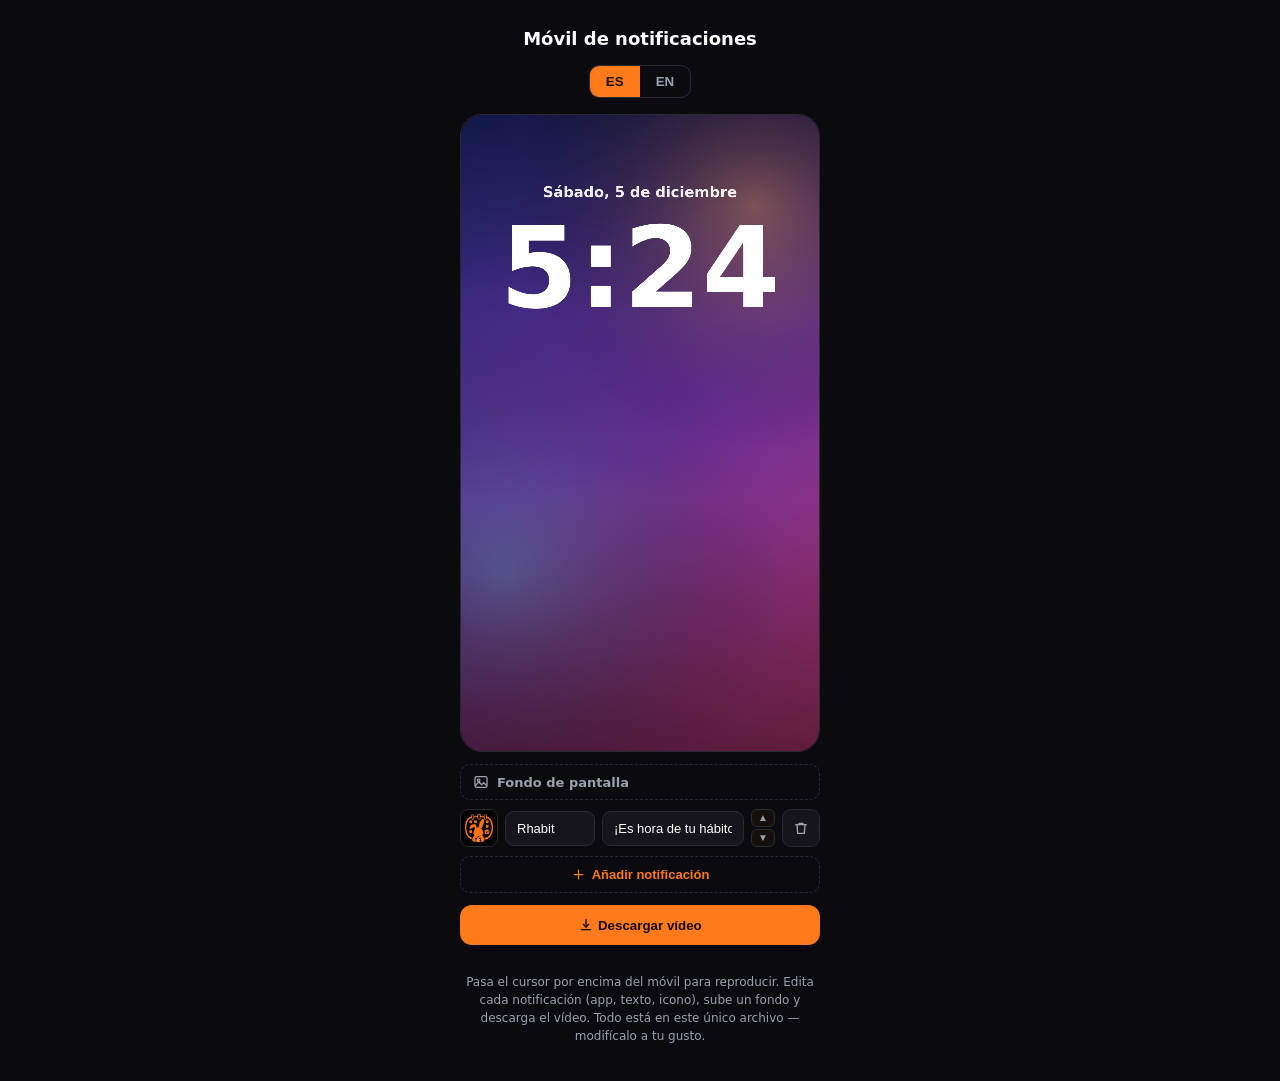
<file: notificaciones-editable.html>
<!DOCTYPE html>
<html lang="es">
<head>
<meta charset="UTF-8" />
<meta name="viewport" content="width=device-width, initial-scale=1" />
<title>Móvil de notificaciones — editable</title>
<style>
  :root{ --bg:#0b0b0f; --surface:#15151b; --border:#2a2a33; --accent:#ff7a1a; --dim:#9aa0ad; --text:#fff; }
  *{box-sizing:border-box}
  body{margin:0;background:var(--bg);color:var(--text);font-family:Inter,system-ui,-apple-system,"Segoe UI",Roboto,sans-serif;display:flex;flex-direction:column;align-items:center;gap:16px;padding:24px}
  h1{font-size:18px;font-weight:800;margin:4px 0 0}
  .seg{display:inline-flex;border:1px solid var(--border);border-radius:10px;overflow:hidden}
  .seg button{background:transparent;color:var(--dim);border:0;padding:8px 16px;font-weight:700;cursor:pointer}
  .seg button.on{background:var(--accent);color:#160c04}
  .clip{width:360px;max-width:92vw;display:flex;flex-direction:column;gap:12px}
  .clip__video{position:relative;background:#0c0806;border-radius:22px;overflow:hidden;border:1px solid var(--border)}
  .lock-canvas{display:block;width:100%;aspect-ratio:9/16;background:#0c0806}
  .lock-ctrl{display:flex;flex-direction:column;gap:9px}
  .lock-file{display:inline-flex;align-items:center;gap:8px;border:1px dashed var(--border);border-radius:10px;padding:9px 12px;color:var(--dim);cursor:pointer;font-size:13px;font-weight:600}
  .lock-file:hover{border-color:var(--accent);color:var(--accent)}
  .lock-file .ico{width:16px;height:16px}
  .lock-list{display:flex;flex-direction:column;gap:7px}
  .lock-row{display:flex;gap:7px;align-items:center}
  .lock-row input{background:var(--surface);border:1px solid var(--border);border-radius:9px;color:var(--text);padding:9px 11px;font-size:13px;min-width:0}
  .lock-row input:focus{outline:none;border-color:var(--accent)}
  .lock-row .lock-app{width:90px;flex:none}
  .lock-row .lock-text{flex:1}
  .lock-del{width:38px;height:38px;flex:none;border:1px solid var(--border);border-radius:9px;background:var(--surface);color:var(--dim);cursor:pointer;display:grid;place-items:center}
  .lock-del:hover{border-color:#a33;color:#ff6b5a}
  .lock-del .ico{width:16px;height:16px}
  .lock-add{display:inline-flex;align-items:center;justify-content:center;gap:6px;border:1px dashed var(--border);border-radius:10px;padding:10px;background:transparent;color:var(--accent);cursor:pointer;font-weight:700;font-size:13px}
  .lock-add:hover{border-color:var(--accent)}
  .lock-add .ico{width:15px;height:15px}
  .lock-ico{flex:none;width:38px;height:38px;border-radius:9px;overflow:hidden;cursor:pointer;border:1px solid var(--border);background:#140f0b}
  .lock-ico:hover{border-color:var(--accent)}
  .lock-ico__img{display:grid;place-items:center;width:100%;height:100%;background-size:cover;background-position:center}
  .lock-move{display:flex;flex-direction:column;gap:2px;flex:none}
  .lock-mv{width:24px;height:18px;padding:0;border:1px solid var(--border);border-radius:6px;background:#140f0b;color:var(--dim);cursor:pointer;font-size:10px;line-height:1;display:grid;place-items:center}
  .lock-mv:hover{border-color:var(--accent);color:var(--accent)}
  .ico{fill:none;stroke:currentColor;stroke-width:2;stroke-linecap:round;stroke-linejoin:round}
  .btn{border:0;border-radius:12px;background:var(--accent);color:#160c04;font-weight:800;padding:12px 20px;cursor:pointer}
  .hint{color:var(--dim);font-size:12px;max-width:360px;text-align:center;line-height:1.5}
</style>
</head>
<body>
<svg width="0" height="0" style="position:absolute" aria-hidden="true">
  <symbol id="i-trash" viewBox="0 0 24 24"><path d="M4 7h16"/><path d="M9 7V5h6v2"/><path d="M6 7l1 13h10l1-13"/></symbol>
  <symbol id="i-image" viewBox="0 0 24 24"><rect x="3" y="4" width="18" height="16" rx="2.5"/><circle cx="8.5" cy="9.5" r="1.8"/><path d="M4 17l5-5 4 4 3-3 4 4"/></symbol>
  <symbol id="i-plus" viewBox="0 0 24 24"><path d="M12 5v14M5 12h14"/></symbol>
  <symbol id="i-download" viewBox="0 0 24 24"><path d="M12 4v11"/><path d="M8 11l4 4 4-4"/><path d="M5 19h14"/></symbol>
</svg>

<h1>Móvil de notificaciones</h1>
<div class="seg" id="mk-lang">
  <button type="button" data-lang="es" class="on">ES</button>
  <button type="button" data-lang="en">EN</button>
</div>

<article class="clip">
  <div class="clip__video"><canvas id="lock-canvas" class="lock-canvas"></canvas></div>
  <div class="lock-ctrl">
    <label class="lock-file"><svg class="ico"><use href="#i-image"/></svg> Fondo de pantalla<input type="file" id="lock-wall" accept="image/*" hidden></label>
    <div class="lock-list" id="lock-list"></div>
    <button type="button" class="lock-add" id="lock-add"><svg class="ico"><use href="#i-plus"/></svg> Añadir notificación</button>
  </div>
  <button class="btn" id="dl" type="button"><svg class="ico" style="width:16px;height:16px;vertical-align:-3px"><use href="#i-download"/></svg> Descargar vídeo</button>
</article>
<p class="hint">Pasa el cursor por encima del móvil para reproducir. Edita cada notificación (app, texto, icono), sube un fondo y descarga el vídeo. Todo está en este único archivo — modifícalo a tu gusto.</p>

<script>var RHABIT_ICON = "[data-uri]";</script>
<script>
/* Pantalla de bloqueo: mockup en CANVAS (fondo + reloj + notificaciones que
   "acaban de llegar"). Editable en vivo: textos de notificaciones, añadir/quitar
   y subir fondo. Descarga capturando el canvas (MediaRecorder). */
(function initLockScreen() {
  const canvas = document.getElementById("lock-canvas");
  if (!canvas) return;
  const ctx = canvas.getContext("2d");
  const W = 1080, H = 1920, CYCLE = 6.0;
  canvas.width = W; canvas.height = H;
  const FONT = 'system-ui, -apple-system, "Segoe UI", Inter, Roboto, sans-serif';
  // Posicionamiento de notificaciones: arrastrables en vertical, con margen inferior neutro.
  const NTOP = 660, NBOTTOM = 220, NGAP = 26;

  const langNow = () => {
    const on = document.querySelector("#mk-lang button.on");
    return on && on.dataset.lang === "en" ? "en" : "es";
  };
  const DEF = { es: "¡Es hora de tu hábito de hoy! 💪", en: "Time for today's habit! 💪" };
  const NOW = { es: "ahora", en: "now" };

  const rhabitIcon = new Image(); rhabitIcon.src = RHABIT_ICON;
  let wallpaper = null;
  let notifs = [{ app: "Rhabit", text: DEF[langNow()], color: "#ff7a1a", icon: rhabitIcon, iconSrc: RHABIT_ICON }];
  let untouched = true;
  let start = performance.now();
  const restart = () => { start = performance.now(); };
  const ease = (k) => 1 - Math.pow(1 - k, 3);

  function roundRect(x, y, w, h, r) {
    r = Math.min(r, w / 2, h / 2);
    ctx.beginPath();
    ctx.moveTo(x + r, y); ctx.arcTo(x + w, y, x + w, y + h, r); ctx.arcTo(x + w, y + h, x, y + h, r);
    ctx.arcTo(x, y + h, x, y, r); ctx.arcTo(x, y, x + w, y, r); ctx.closePath();
  }
  function wrapLines(text, maxW) {
    const words = String(text).split(/\s+/); const lines = []; let line = "";
    for (const w of words) { const test = line ? line + " " + w : w; if (ctx.measureText(test).width > maxW && line) { lines.push(line); line = w; } else line = test; }
    if (line) lines.push(line);
    return lines.length ? lines : [""];
  }

  function drawWallpaper() {
    if (wallpaper && wallpaper.complete && wallpaper.naturalWidth) {
      const ar = wallpaper.naturalWidth / wallpaper.naturalHeight, car = W / H;
      let dw, dh, dx, dy;
      if (ar > car) { dh = H; dw = H * ar; dx = (W - dw) / 2; dy = 0; } else { dw = W; dh = W / ar; dx = 0; dy = (H - dh) / 2; }
      ctx.drawImage(wallpaper, dx, dy, dw, dh);
    } else {
      // Fondo por defecto: gradiente abstracto tipo fondo de móvil típico.
      const g = ctx.createLinearGradient(0, 0, W, H);
      g.addColorStop(0, "#1f2b7a"); g.addColorStop(0.5, "#6a2f9c"); g.addColorStop(1, "#c33a76");
      ctx.fillStyle = g; ctx.fillRect(0, 0, W, H);
      const glow = (cx, cy, r, col) => {
        const rg = ctx.createRadialGradient(cx, cy, 0, cx, cy, r);
        rg.addColorStop(0, col); rg.addColorStop(1, "rgba(0,0,0,0)");
        ctx.fillStyle = rg; ctx.fillRect(0, 0, W, H);
      };
      glow(W * 0.82, H * 0.14, 740, "rgba(255,170,90,0.5)");
      glow(W * 0.12, H * 0.72, 840, "rgba(70,210,205,0.32)");
    }
    const og = ctx.createLinearGradient(0, 0, 0, H);
    og.addColorStop(0, "rgba(0,0,0,0.42)"); og.addColorStop(0.32, "rgba(0,0,0,0.04)");
    og.addColorStop(0.6, "rgba(0,0,0,0.04)"); og.addColorStop(1, "rgba(0,0,0,0.5)");
    ctx.fillStyle = og; ctx.fillRect(0, 0, W, H);
  }
  function dateStr(d) {
    const daysEs = ["domingo", "lunes", "martes", "miércoles", "jueves", "viernes", "sábado"];
    const monEs = ["enero", "febrero", "marzo", "abril", "mayo", "junio", "julio", "agosto", "septiembre", "octubre", "noviembre", "diciembre"];
    const daysEn = ["Sunday", "Monday", "Tuesday", "Wednesday", "Thursday", "Friday", "Saturday"];
    const monEn = ["January", "February", "March", "April", "May", "June", "July", "August", "September", "October", "November", "December"];
    if (langNow() === "en") return `${daysEn[d.getDay()]}, ${monEn[d.getMonth()]} ${d.getDate()}`;
    const s = `${daysEs[d.getDay()]}, ${d.getDate()} de ${monEs[d.getMonth()]}`;
    return s.charAt(0).toUpperCase() + s.slice(1);
  }
  function drawClock() {
    const now = new Date();
    const time = `${now.getHours()}:${String(now.getMinutes()).padStart(2, "0")}`;
    ctx.textAlign = "center";
    ctx.fillStyle = "rgba(255,255,255,0.92)"; ctx.font = `600 44px ${FONT}`;
    ctx.fillText(dateStr(now), W / 2, 248);
    ctx.fillStyle = "#fff"; ctx.font = `600 340px ${FONT}`;
    ctx.fillText(time, W / 2, 580);
  }
  function notifHeight(n, fs) {
    fs = fs || 1;
    ctx.font = `500 ${36 * fs}px ${FONT}`;
    const tx = 28 * fs + 76 * fs + 24 * fs;
    const lines = wrapLines(n.text, (W - 2 * 48) - tx - 36 * fs);
    return Math.max(128 * fs, 62 * fs + lines.length * 46 * fs + 30 * fs);
  }
  function drawNotif(x, y, w, h, n, op, fs) {
    fs = fs || 1;
    ctx.save(); ctx.globalAlpha = op;
    roundRect(x, y, w, h, 38 * fs); ctx.fillStyle = "rgba(30,30,34,0.62)"; ctx.fill();
    ctx.lineWidth = 2; ctx.strokeStyle = "rgba(255,255,255,0.10)"; ctx.stroke();
    const ic = 76 * fs, ix = x + 28 * fs, iy = y + 28 * fs;
    roundRect(ix, iy, ic, ic, 20 * fs);
    const iconImg = (n.icon && n.icon.complete && n.icon.naturalWidth) ? n.icon : rhabitIcon;
    if (iconImg.complete && iconImg.naturalWidth) {
      ctx.save(); ctx.clip();
      const img = iconImg, ar = img.naturalWidth / img.naturalHeight;
      let dw, dh, dx, dy;
      if (ar > 1) { dh = ic; dw = ic * ar; dx = ix - (dw - ic) / 2; dy = iy; }
      else { dw = ic; dh = ic / ar; dx = ix; dy = iy - (dh - ic) / 2; }
      ctx.drawImage(img, dx, dy, dw, dh);
      ctx.restore();
    } else {
      ctx.fillStyle = n.color || "#ff7a1a"; ctx.fill();
      ctx.fillStyle = "#fff"; ctx.textAlign = "center"; ctx.font = `800 ${42 * fs}px ${FONT}`;
      ctx.fillText(((n.app || "R").trim().charAt(0) || "R").toUpperCase(), ix + ic / 2, iy + ic / 2 + 15 * fs);
    }
    const tx = ix + ic + 24 * fs;
    ctx.textAlign = "left"; ctx.fillStyle = "rgba(235,235,240,0.72)"; ctx.font = `700 ${27 * fs}px ${FONT}`;
    ctx.fillText((n.app || "Rhabit").toUpperCase(), tx, y + 50 * fs);
    ctx.textAlign = "right"; ctx.fillStyle = "rgba(235,235,240,0.5)"; ctx.font = `500 ${27 * fs}px ${FONT}`;
    ctx.fillText(NOW[langNow()], x + w - 30 * fs, y + 50 * fs);
    ctx.textAlign = "left"; ctx.fillStyle = "#fff"; ctx.font = `500 ${36 * fs}px ${FONT}`;
    wrapLines(n.text, w - (tx - x) - 36 * fs).forEach((ln, i) => ctx.fillText(ln, tx, y + 98 * fs + i * 46 * fs));
    ctx.restore();
  }
  // Clamp del top de una notificación dentro de la zona útil (deja margen inferior).
  const clampY = (yTop, h) => Math.max(NTOP, Math.min(yTop, H - NBOTTOM - h));
  // Asigna posición por defecto (apiladas) a las notificaciones que aún no se han movido.
  function assignDefaultY() {
    let y = NTOP;
    notifs.forEach((n) => { const h = notifHeight(n, 1); if (n.y == null) n.y = y; y = Math.max(y, n.y) + h + NGAP; });
  }
  function drawNotifs(t) {
    const x = 48, w = W - 2 * 48;
    if (notifs.some((n) => n.y == null)) assignDefaultY();
    for (let i = 0; i < notifs.length; i++) {
      const n = notifs[i], h = notifHeight(n, 1), yTop = clampY(n.y, h);
      const appearAt = 0.35 + i * 0.30, fadeOut = CYCLE - 0.7;
      let op = 0, slide = 0;
      if (t >= appearAt) { const k = Math.min(1, (t - appearAt) / 0.5); op = k; slide = (1 - ease(k)) * 70; }
      if (t >= fadeOut) op *= Math.max(0, 1 - (t - fadeOut) / 0.6);
      if (op > 0.002) drawNotif(x, yTop - slide, w, h, n, op, 1);
    }
  }
  function render(t) { drawWallpaper(); drawClock(); drawNotifs(t); }
  let encoding = false, hover = false, drag = null;
  const DRAG_T = CYCLE * 0.5; // fotograma con todas las notificaciones visibles (para colocarlas)
  const clipEl = canvas.closest(".clip");
  if (clipEl) {
    clipEl.addEventListener("mouseenter", () => { hover = true; start = performance.now(); });
    clipEl.addEventListener("mouseleave", () => { if (!drag) { hover = false; render(0); } });
  }
  render(0); // fotograma inicial estático; solo se anima con el cursor encima
  function frame(now) {
    if (!encoding) { if (drag) render(DRAG_T); else if (hover) render(((now - start) / 1000) % CYCLE); }
    requestAnimationFrame(frame);
  }
  requestAnimationFrame(frame);

  // ---- Arrastrar cada notificación a una posición vertical concreta ----
  canvas.style.touchAction = "none"; canvas.style.cursor = "grab";
  const toCanvas = (ev) => { const r = canvas.getBoundingClientRect(); return { x: (ev.clientX - r.left) * W / r.width, y: (ev.clientY - r.top) * H / r.height }; };
  function notifAt(px, py) {
    for (let i = notifs.length - 1; i >= 0; i--) {
      const n = notifs[i], h = notifHeight(n, 1), yTop = clampY(n.y == null ? NTOP : n.y, h);
      if (px >= 48 && px <= W - 48 && py >= yTop && py <= yTop + h) return { n, off: py - yTop };
    }
    return null;
  }
  canvas.addEventListener("pointerdown", (ev) => {
    const p = toCanvas(ev), hit = notifAt(p.x, p.y);
    if (!hit) return;
    drag = hit; hover = true; canvas.style.cursor = "grabbing";
    try { canvas.setPointerCapture(ev.pointerId); } catch (e) {}
    ev.preventDefault();
  });
  canvas.addEventListener("pointermove", (ev) => {
    if (!drag) return;
    const p = toCanvas(ev), h = notifHeight(drag.n, 1);
    drag.n.y = clampY(p.y - drag.off, h); untouched = false; ev.preventDefault();
  });
  const endDrag = () => { if (!drag) return; drag = null; canvas.style.cursor = "grab"; hover = true; start = performance.now(); };
  canvas.addEventListener("pointerup", endDrag);
  canvas.addEventListener("pointercancel", endDrag);

  // ---- Controles ----
  const listEl = document.getElementById("lock-list");
  const wallInput = document.getElementById("lock-wall");
  const addBtn = document.getElementById("lock-add");
  const esc = (s) => String(s).replace(/"/g, "&quot;");

  function renderList() {
    listEl.innerHTML = "";
    notifs.forEach((n, i) => {
      const row = document.createElement("div"); row.className = "lock-row";
      const src = n.iconSrc || RHABIT_ICON;
      row.innerHTML =
        `<label class="lock-ico" title="${langNow() === "en" ? "App icon" : "Icono de la app"}"><input type="file" accept="image/*" hidden>` +
        `<span class="lock-ico__img" style="background-image:url('${esc(src)}')"></span></label>` +
        `<input class="lock-app" placeholder="App" value="${esc(n.app)}">` +
        `<input class="lock-text" placeholder="${langNow() === "en" ? "Notification text" : "Texto de la notificación"}" value="${esc(n.text)}">` +
        `<div class="lock-move"><button class="lock-mv" data-d="-1" type="button" aria-label="Subir">▲</button><button class="lock-mv" data-d="1" type="button" aria-label="Bajar">▼</button></div>` +
        `<button class="lock-del" type="button" aria-label="Quitar"><svg class="ico"><use href="#i-trash"/></svg></button>`;
      const appI = row.querySelector(".lock-app"), txtI = row.querySelector(".lock-text");
      appI.addEventListener("input", () => { n.app = appI.value; untouched = false; });
      txtI.addEventListener("input", () => { n.text = txtI.value; untouched = false; });
      const iconInput = row.querySelector(".lock-ico input"), iconImg = row.querySelector(".lock-ico__img");
      iconInput.addEventListener("change", () => {
        const f = iconInput.files && iconInput.files[0]; if (!f) return;
        const url = URL.createObjectURL(f);
        const img = new Image();
        img.onload = () => { n.icon = img; n.iconSrc = url; iconImg.innerHTML = ""; iconImg.style.backgroundImage = `url('${url}')`; untouched = false; restart(); };
        img.src = url;
      });
      row.querySelectorAll(".lock-mv").forEach((b) => b.addEventListener("click", () => {
        const j = i + Number(b.dataset.d);
        if (j < 0 || j >= notifs.length) return;
        const tmp = notifs[i]; notifs[i] = notifs[j]; notifs[j] = tmp;
        untouched = false; renderList(); restart();
      }));
      row.querySelector(".lock-del").addEventListener("click", () => {
        notifs.splice(i, 1);
        if (!notifs.length) notifs.push({ app: "Rhabit", text: "", color: "#ff7a1a", icon: rhabitIcon, iconSrc: RHABIT_ICON });
        untouched = false; renderList(); restart();
      });
      listEl.appendChild(row);
    });
  }
  addBtn.addEventListener("click", () => {
    const colors = ["#ff7a1a", "#3fb6ff", "#22c55e", "#9b8cff", "#f472b6"];
    notifs.push({ app: "Rhabit", text: "", color: colors[notifs.length % colors.length], icon: rhabitIcon, iconSrc: RHABIT_ICON });
    untouched = false; renderList(); restart();
  });
  wallInput.addEventListener("change", () => {
    const f = wallInput.files && wallInput.files[0]; if (!f) return;
    const img = new Image();
    img.onload = () => { wallpaper = img; restart(); };
    img.src = URL.createObjectURL(f);
  });
  const langSeg = document.getElementById("mk-lang");
  if (langSeg) langSeg.addEventListener("click", () => setTimeout(() => {
    if (untouched && notifs.length === 1) { notifs[0].text = DEF[langNow()]; renderList(); restart(); }
  }, 0));
  renderList();

  // ---- Descarga: captura el canvas un ciclo ----
  function saveBlob(blob, name) {
    const u = URL.createObjectURL(blob); const a = document.createElement("a");
    a.href = u; a.download = name; document.body.appendChild(a); a.click(); a.remove();
    setTimeout(() => URL.revokeObjectURL(u), 8000);
  }
  window.__lockDownload = async function () {
    // 1) MP4 real con WebCodecs (renderiza un ciclo fotograma a fotograma).
    if (window.mp4Support && window.mp4Support()) {
      const enc = await window.makeMp4Encoder(W, H, 30, 12000000);
      if (enc) {
        try {
          encoding = true;
          const FPS = 30, total = Math.round(CYCLE * FPS);
          for (let i = 0; i < total; i++) { render(i / FPS); await enc.addFrame(canvas, i * 1e6 / FPS, i % 60 === 0); }
          const blob = await enc.finish();
          encoding = false;
          if (blob.size >= 1000) { saveBlob(blob, "rhabit-pantalla-bloqueo.mp4"); return; }
        } catch (e) { encoding = false; }
      }
    }
    // 2) Fallback: MediaRecorder (captura el canvas en vivo un ciclo).
    return new Promise((resolve, reject) => {
      const cands = ["video/mp4;codecs=avc1.640028", "video/mp4;codecs=avc1", "video/mp4;codecs=h264", "video/mp4", "video/webm;codecs=vp9", "video/webm;codecs=vp8", "video/webm"];
      const mime = window.MediaRecorder && cands.find((t) => MediaRecorder.isTypeSupported(t));
      if (!mime) { reject(new Error("MediaRecorder no soportado")); return; }
      const ext = mime.indexOf("mp4") >= 0 ? "mp4" : "webm";
      const rec = new MediaRecorder(canvas.captureStream(30), { mimeType: mime, videoBitsPerSecond: 12000000 });
      const chunks = [];
      rec.ondataavailable = (e) => { if (e.data && e.data.size) chunks.push(e.data); };
      rec.onstop = () => {
        const blob = new Blob(chunks, { type: mime.split(";")[0] });
        if (blob.size < 1000) { reject(new Error("grabación vacía")); return; }
        saveBlob(blob, `rhabit-pantalla-bloqueo.${ext}`);
        resolve();
      };
      restart(); rec.start();
      setTimeout(() => { if (rec.state !== "inactive") rec.stop(); }, CYCLE * 1000 + 120);
    });
  };
})();

</script>
<script>
  document.getElementById("dl").addEventListener("click", async (e) => {
    const b = e.currentTarget, prev = b.innerHTML; b.disabled = true; b.textContent = "Generando…";
    try { if (window.__lockDownload) await window.__lockDownload(); }
    catch (err) { alert("No se pudo generar el vídeo en este navegador."); }
    finally { b.disabled = false; b.innerHTML = prev; }
  });
  document.querySelectorAll("#mk-lang button").forEach((btn) => btn.addEventListener("click", () => {
    document.querySelectorAll("#mk-lang button").forEach((x) => x.classList.toggle("on", x === btn));
  }));
</script>
</body>
</html>
</file>
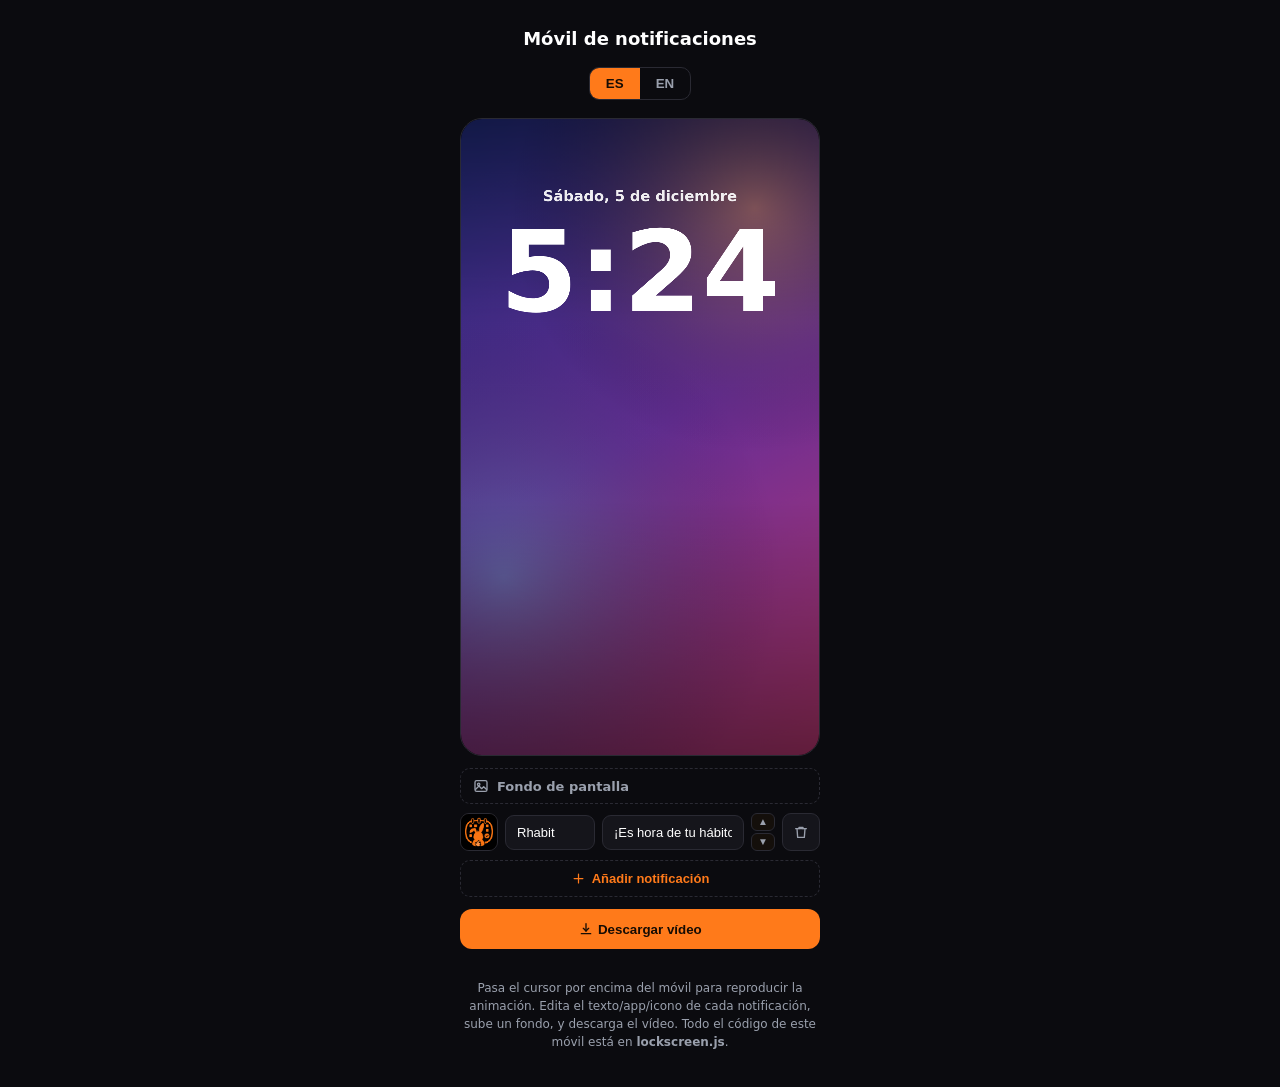
<file: notificaciones.html>
<!DOCTYPE html>
<html lang="es">
<head>
  <meta charset="UTF-8" />
  <meta name="viewport" content="width=device-width, initial-scale=1" />
  <title>Móvil de notificaciones · standalone</title>
  <style>
    :root{
      --bg:#0b0b0f; --surface:#15151b; --border:#2a2a33; --accent:#ff7a1a; --dim:#9aa0ad; --text:#fff;
    }
    *{box-sizing:border-box}
    body{margin:0;background:var(--bg);color:var(--text);font-family:Inter,system-ui,-apple-system,"Segoe UI",Roboto,sans-serif;
      display:flex;flex-direction:column;align-items:center;gap:18px;padding:24px}
    h1{font-size:18px;font-weight:800;margin:4px 0 0}
    .seg{display:inline-flex;border:1px solid var(--border);border-radius:10px;overflow:hidden}
    .seg button{background:transparent;color:var(--dim);border:0;padding:8px 16px;font-weight:700;cursor:pointer}
    .seg button.on{background:var(--accent);color:#160c04}
    .clip{width:360px;max-width:92vw;display:flex;flex-direction:column;gap:12px}
    .clip__video{position:relative;background:#0c0806;border-radius:22px;overflow:hidden;border:1px solid var(--border)}
    .lock-canvas{display:block;width:100%;aspect-ratio:9/16;background:#0c0806}
    .lock-ctrl{display:flex;flex-direction:column;gap:9px}
    .lock-file{display:inline-flex;align-items:center;gap:8px;border:1px dashed var(--border);border-radius:10px;
      padding:9px 12px;color:var(--dim);cursor:pointer;font-size:13px;font-weight:600}
    .lock-file:hover{border-color:var(--accent);color:var(--accent)}
    .lock-file .ico{width:16px;height:16px}
    .lock-list{display:flex;flex-direction:column;gap:7px}
    .lock-row{display:flex;gap:7px;align-items:center}
    .lock-row input{background:var(--surface);border:1px solid var(--border);border-radius:9px;color:var(--text);
      padding:9px 11px;font-size:13px;min-width:0}
    .lock-row input:focus{outline:none;border-color:var(--accent)}
    .lock-row .lock-app{width:90px;flex:none}
    .lock-row .lock-text{flex:1}
    .lock-del{width:38px;height:38px;flex:none;border:1px solid var(--border);border-radius:9px;background:var(--surface);
      color:var(--dim);cursor:pointer;display:grid;place-items:center}
    .lock-del:hover{border-color:#a33;color:#ff6b5a}
    .lock-del .ico{width:16px;height:16px}
    .lock-add{display:inline-flex;align-items:center;justify-content:center;gap:6px;border:1px dashed var(--border);
      border-radius:10px;padding:10px;background:transparent;color:var(--accent);cursor:pointer;font-weight:700;font-size:13px}
    .lock-add:hover{border-color:var(--accent)}
    .lock-add .ico{width:15px;height:15px}
    .lock-ico{flex:none;width:38px;height:38px;border-radius:9px;overflow:hidden;cursor:pointer;
      border:1px solid var(--border);background:#140f0b}
    .lock-ico:hover{border-color:var(--accent)}
    .lock-ico__img{display:grid;place-items:center;width:100%;height:100%;background-size:cover;background-position:center}
    .lock-move{display:flex;flex-direction:column;gap:2px;flex:none}
    .lock-mv{width:24px;height:18px;padding:0;border:1px solid var(--border);border-radius:6px;background:#140f0b;color:var(--dim);cursor:pointer;font-size:10px;line-height:1;display:grid;place-items:center}
    .lock-mv:hover{border-color:var(--accent);color:var(--accent)}
    .ico{fill:none;stroke:currentColor;stroke-width:2;stroke-linecap:round;stroke-linejoin:round}
    .btn{border:0;border-radius:12px;background:var(--accent);color:#160c04;font-weight:800;padding:12px 20px;cursor:pointer}
    .hint{color:var(--dim);font-size:12px;max-width:360px;text-align:center;line-height:1.5}
  </style>
</head>
<body>

  <!-- Iconos (los usa lockscreen.js) -->
  <svg width="0" height="0" style="position:absolute" aria-hidden="true">
    <symbol id="i-trash" viewBox="0 0 24 24"><path d="M4 7h16"/><path d="M9 7V5h6v2"/><path d="M6 7l1 13h10l1-13"/></symbol>
    <symbol id="i-image" viewBox="0 0 24 24"><rect x="3" y="4" width="18" height="16" rx="2.5"/><circle cx="8.5" cy="9.5" r="1.8"/><path d="M4 17l5-5 4 4 3-3 4 4"/></symbol>
    <symbol id="i-plus" viewBox="0 0 24 24"><path d="M12 5v14M5 12h14"/></symbol>
    <symbol id="i-download" viewBox="0 0 24 24"><path d="M12 4v11"/><path d="M8 11l4 4 4-4"/><path d="M5 19h14"/></symbol>
  </svg>

  <h1>Móvil de notificaciones</h1>

  <!-- Idioma (lockscreen.js lee #mk-lang button.on) -->
  <div class="seg" id="mk-lang">
    <button type="button" data-lang="es" class="on">ES</button>
    <button type="button" data-lang="en">EN</button>
  </div>

  <!-- El clip. lockscreen.js busca #lock-canvas y usa .clip para el hover -->
  <article class="clip">
    <div class="clip__video">
      <canvas id="lock-canvas" class="lock-canvas"></canvas>
    </div>
    <div class="lock-ctrl">
      <label class="lock-file"><svg class="ico"><use href="#i-image"/></svg> Fondo de pantalla
        <input type="file" id="lock-wall" accept="image/*" hidden></label>
      <div class="lock-list" id="lock-list"></div>
      <button type="button" class="lock-add" id="lock-add"><svg class="ico"><use href="#i-plus"/></svg> Añadir notificación</button>
    </div>
    <button class="btn" id="dl" type="button"><svg class="ico" style="width:16px;height:16px;vertical-align:-3px"><use href="#i-download"/></svg> Descargar vídeo</button>
  </article>

  <p class="hint">Pasa el cursor por encima del móvil para reproducir la animación. Edita el texto/app/icono de cada notificación, sube un fondo, y descarga el vídeo. Todo el código de este móvil está en <b>lockscreen.js</b>.</p>

  <!-- Motor de descarga MP4 (opcional; si faltan, cae a MediaRecorder/WebM) -->
  <script src="mp4-muxer.js"></script>
  <script src="mp4enc.js"></script>
  <!-- La lógica del móvil de notificaciones -->
  <script src="lockscreen.js"></script>
  <script>
    // Botón de descarga (lockscreen.js expone window.__lockDownload)
    document.getElementById("dl").addEventListener("click", async (e) => {
      const b = e.currentTarget; const prev = b.innerHTML; b.disabled = true; b.textContent = "Generando…";
      try { if (window.__lockDownload) await window.__lockDownload(); }
      catch (err) { alert("No se pudo generar el vídeo en este navegador."); }
      finally { b.disabled = false; b.innerHTML = prev; }
    });
    // Idioma
    document.querySelectorAll("#mk-lang button").forEach((btn) => btn.addEventListener("click", () => {
      document.querySelectorAll("#mk-lang button").forEach((x) => x.classList.toggle("on", x === btn));
    }));
  </script>
</body>
</html>
</file>
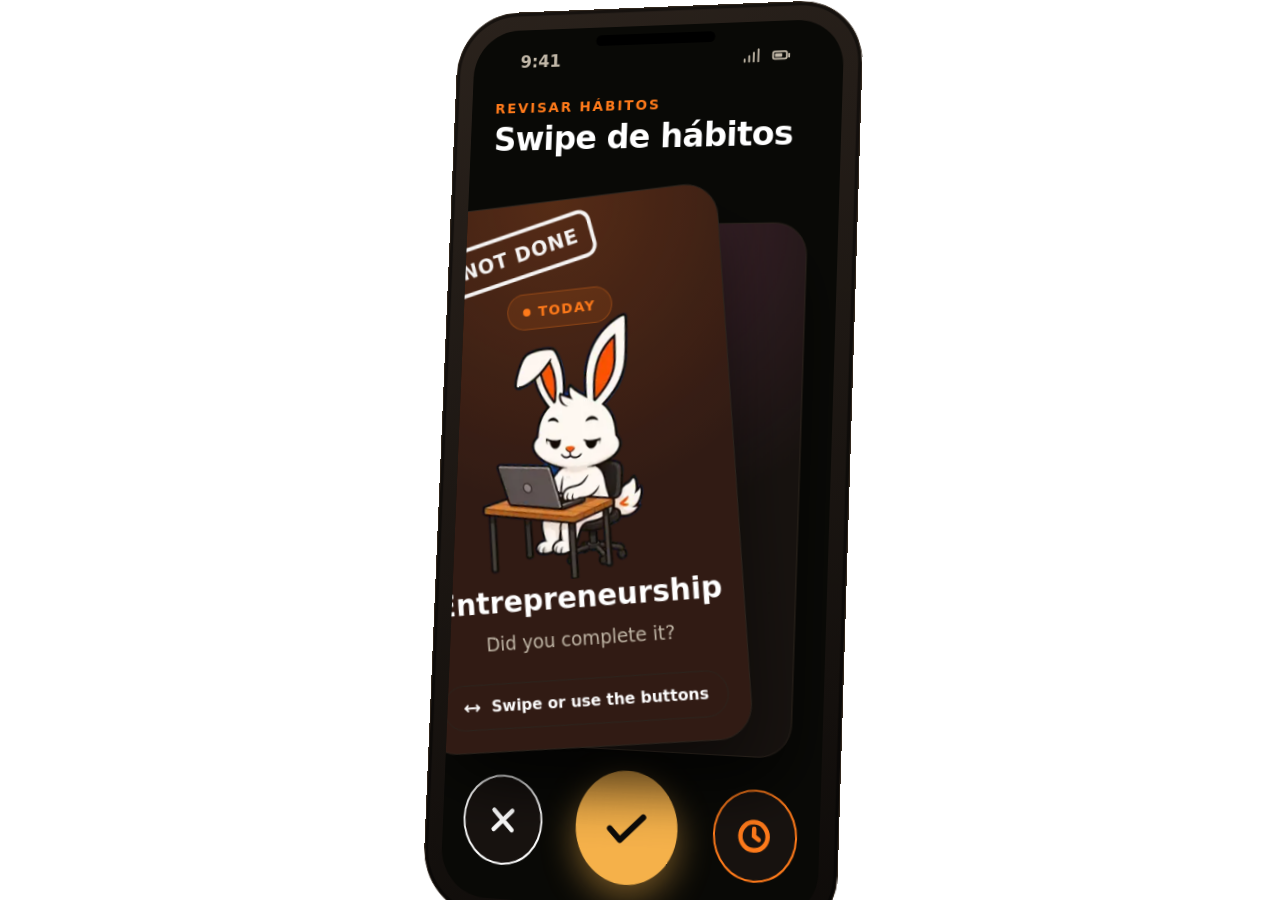
<file: render.html>
<!DOCTYPE html>
<html lang="es">
<head>
  <meta charset="UTF-8" />
  <meta name="viewport" content="width=device-width, initial-scale=1" />
  <title>Render</title>
  <link rel="stylesheet" href="styles.css" />
  <style>
    html, body { margin: 0; background: transparent; }   /* alfa: se compone el color en la app */
    #stage {
      position: fixed; inset: 0; display: grid; place-items: center;
      background: transparent;
    }
    #stage .phone-stage { perspective: 1400px; }          /* como la web: perspectiva en el padre directo */
    #stage .phone {
      width: 266px !important; height: auto !important;   /* tamaño EXACTO de la web: el contenido no se descoloca */
      box-shadow: 0 0 0 2px rgba(0,0,0,.45) inset;        /* sin sombra proyectada detrás */
    }
    /* Isométrico idéntico a la web (tilt-r); flat = frontal.
       El móvil del clip "filter" se excluye: su transform (pose + animación
       rápida tipo short/edit) lo controla script.js vía Web Animations. */
    #stage.iso  .phone-holder:not([data-phone="filter"]):not([data-phone="swipe2"]) .phone { transform: rotateY(-16deg) rotateX(4deg) rotateZ(1deg) !important; }
    #stage.flat .phone-holder:not([data-phone="filter"]):not([data-phone="swipe2"]) .phone { transform: none !important; }
    .phone-holder { display: none; }
    .phone-holder.on { display: block; }
  </style>
</head>
<body>
  <svg id="mk-sprite" width="0" height="0" style="position:absolute" aria-hidden="true">
    <symbol id="i-rocket" viewBox="0 0 24 24"><path d="M12 2.5c2.8 2 4.2 5 4.2 8.5L14 14h-4L7.8 11c0-3.5 1.4-6.5 4.2-8.5z"/><circle cx="12" cy="9" r="1.4"/><path d="M9.5 14.5 7 17c-1 1-1 3-1 3s2 0 3-1"/><path d="M14.5 14.5 17 17c1 1 1 3 1 3s-2 0-3-1"/></symbol>
    <symbol id="i-check" viewBox="0 0 24 24"><path d="M4 12.5 9 17.5 20 6.5"/></symbol>
    <symbol id="i-dumbbell" viewBox="0 0 24 24"><path d="M4 9v6"/><path d="M7 6.5v11"/><path d="M7 12h10"/><path d="M17 6.5v11"/><path d="M20 9v6"/></symbol>
    <symbol id="i-book" viewBox="0 0 24 24"><path d="M12 6.5C10.5 5.3 8 4.7 4 5.2v13c4-.5 6.5.1 8 1.3 1.5-1.2 4-1.8 8-1.3v-13c-4-.5-6.5.1-8 1.3z"/><path d="M12 6.5v13"/></symbol>
    <symbol id="i-droplet" viewBox="0 0 24 24"><path d="M12 3.2c3.4 3.8 6 6.4 6 9.8a6 6 0 0 1-12 0c0-3.4 2.6-6 6-9.8z"/></symbol>
    <symbol id="i-wind" viewBox="0 0 24 24"><path d="M4 8.5h9.5a2.5 2.5 0 1 0-2.5-2.5"/><path d="M4 12.5h13a2.5 2.5 0 1 1-2.5 2.5"/><path d="M4 16.5h6.5a2 2 0 1 1-2 2"/></symbol>
    <symbol id="i-moon" viewBox="0 0 24 24"><path d="M20.5 14.5A8.5 8.5 0 0 1 9.5 3.5a8.5 8.5 0 1 0 11 11z"/></symbol>
    <symbol id="i-signal" viewBox="0 0 24 24"><path d="M4 18.5v-2.5"/><path d="M9 18.5v-6"/><path d="M14 18.5v-9.5"/><path d="M19 18.5v-13"/></symbol>
    <symbol id="i-battery" viewBox="0 0 24 24"><rect x="3" y="8.5" width="15" height="8" rx="2"/><path d="M20.5 11.5v3"/><rect x="5" y="10.5" width="8" height="4" rx="1" fill="currentColor" stroke="none"/></symbol>
    <symbol id="i-chevron-down" viewBox="0 0 24 24"><path d="M6 9.5 12 15l6-5.5"/></symbol>
    <symbol id="i-x" viewBox="0 0 24 24"><path d="M6 6l12 12M18 6 6 18"/></symbol>
    <symbol id="i-clock" viewBox="0 0 24 24"><circle cx="12" cy="12" r="8.5"/><path d="M12 7.5V12l3 2"/></symbol>
    <symbol id="i-plus" viewBox="0 0 24 24"><path d="M12 5v14M5 12h14"/></symbol>
    <symbol id="i-layers" viewBox="0 0 24 24"><path d="M12 3.5 3.5 8 12 12.5 20.5 8 12 3.5z"/><path d="M4 12l8 4.3L20 12"/><path d="M4 16l8 4.3L20 16"/></symbol>
    <symbol id="i-leaf" viewBox="0 0 24 24"><path d="M5 19c0-8 5-13 14-13 0 9-5 14-13 14"/><path d="M5 19c3-5 6-7 10-8.5"/></symbol>
    <symbol id="i-swipe" viewBox="0 0 24 24"><path d="M4 12h16"/><path d="M7 9l-3 3 3 3"/><path d="M17 9l3 3-3 3"/></symbol>
  </svg>

  <div id="stage">
    <!-- 1 · Ejercicio -->
    <div class="phone-holder" data-phone="exercise">
      <div class="phone-stage"><div class="phone">
        <img class="phone__screen" src="assets/ex-curl-nobg.webp" alt="" aria-hidden="true" />
      </div></div>
    </div>

    <!-- 2 · Calendario -->
    <div class="phone-holder" data-phone="calendar">
      <div class="phone-stage"><div class="phone">
        <div class="app-screen app-cal" id="cal-screen" aria-hidden="true">
          <div class="app-bar"><span>9:41</span><span class="app-bar__ico"><svg class="ico"><use href="#i-signal"/></svg><svg class="ico"><use href="#i-battery"/></svg></span></div>
          <div class="cal-head"><button class="cal-nav" data-cal-prev aria-label="Mes anterior">‹</button><div class="cal-title" id="cal-title">Julio <b>2026</b></div><button class="cal-nav" data-cal-next aria-label="Mes siguiente">›</button></div>
          <div class="cal-filter"><span class="cal-dot"></span><span>Todos los hábitos</span> <svg class="ico cal-chev"><use href="#i-chevron-down"/></svg></div>
          <div class="cal-weekdays"><span class="cal-wk"></span><span>L</span><span>M</span><span>X</span><span>J</span><span>V</span><span>S</span><span>D</span></div>
          <div class="cal-grid" id="cal-grid"></div>
          <div class="sch"><div class="sch-title" id="sch-title">Hoy · <b>Miércoles 3</b></div><div class="sch-scroll" id="sch-scroll"><div class="sch-body" id="sch-body"></div></div></div>
        </div>
      </div></div>
    </div>

    <!-- 5 · Filtro por hábito -->
    <div class="phone-holder" data-phone="filter">
      <div class="phone-stage"><div class="phone">
        <div class="app-screen app-cal app-filter" id="filter-screen" aria-hidden="true">
          <div class="app-bar"><span>9:41</span><span class="app-bar__ico"><svg class="ico"><use href="#i-signal"/></svg><svg class="ico"><use href="#i-battery"/></svg></span></div>
          <div class="fcal-month" id="fcal-month">
          <div class="cal-head"><button class="cal-nav" aria-hidden="true">‹</button><div class="cal-title" id="fcal-title">Julio <b>2026</b></div><button class="cal-nav" aria-hidden="true">›</button></div>
          <div class="fcal-filterwrap">
            <button class="cal-filter" id="fcal-filter" type="button"><span class="cal-dot" id="fcal-dot"></span><span id="fcal-label">Todos los hábitos</span> <svg class="ico cal-chev"><use href="#i-chevron-down"/></svg></button>
            <div class="fcal-menu" id="fcal-menu" hidden>
              <div class="fcal-menu__title">Filtrar por hábito</div>
              <button class="fcal-opt" data-opt="all" style="--oc:#c2b8a8"><span class="fcal-opt__ico" style="background:rgba(194,184,168,.16)"><svg class="ico"><use href="#i-layers"/></svg></span><span class="fcal-opt__t">Todos los hábitos</span><svg class="ico fcal-check"><use href="#i-check"/></svg></button>
              <button class="fcal-opt" data-opt="gimnasio" style="--oc:#22c55e"><span class="fcal-opt__ico" style="background:rgba(34,197,94,.22)"><svg class="ico"><use href="#i-dumbbell"/></svg></span><span class="fcal-opt__t">Gimnasio</span><svg class="ico fcal-check"><use href="#i-check"/></svg></button>
              <button class="fcal-opt" data-opt="leer" style="--oc:#f5b14a"><span class="fcal-opt__ico" style="background:rgba(245,177,74,.22)"><svg class="ico"><use href="#i-book"/></svg></span><span class="fcal-opt__t">Leer</span><svg class="ico fcal-check"><use href="#i-check"/></svg></button>
              <button class="fcal-opt" data-opt="agua" style="--oc:#38bdf8"><span class="fcal-opt__ico" style="background:rgba(56,189,248,.22)"><svg class="ico"><use href="#i-droplet"/></svg></span><span class="fcal-opt__t">Beber agua</span><svg class="ico fcal-check"><use href="#i-check"/></svg></button>
              <button class="fcal-opt" data-opt="meditar" style="--oc:#9b8cff"><span class="fcal-opt__ico" style="background:rgba(155,140,255,.22)"><svg class="ico"><use href="#i-wind"/></svg></span><span class="fcal-opt__t">Meditar</span><svg class="ico fcal-check"><use href="#i-check"/></svg></button>
            </div>
          </div>
          <div class="cal-weekdays"><span class="cal-wk"></span><span>L</span><span>M</span><span>X</span><span>J</span><span>V</span><span>S</span><span>D</span></div>
          <div class="cal-grid" id="fcal-grid"></div>
          <div class="fcal-caption" id="fcal-caption"></div>
          <div class="sch" id="fsch">
            <div class="sch-title" id="fsch-title">Hoy</div>
            <div class="sch-scroll" id="fsch-scroll"><div class="sch-body" id="fsch-body"></div></div>
          </div>
          </div><!-- /fcal-month -->
          <div class="fcal-year" id="fcal-year" hidden>
            <div class="fcal-year__head"><span class="fcal-year__dot" id="fcal-year-dot"></span><b id="fcal-year-title">Gimnasio</b><span class="fcal-year__yr">2026</span></div>
            <div class="fcal-year__grid" id="fcal-year-grid"></div>
            <div class="fcal-year__foot" id="fcal-year-foot"></div>
          </div>
          <div class="mk-pointer" id="fcal-pointer" aria-hidden="true"></div>
        </div>
      </div></div>
      <div class="mk-card" id="fcal-card" aria-hidden="true">
        <span class="mk-card__kick" id="fcal-cardkick"></span>
        <span class="mk-card__title" id="fcal-cardtitle"></span>
      </div>
    </div>

    <!-- 3 · Swipe -->
    <div class="phone-holder" data-phone="swipe">
      <div class="phone-stage"><div class="phone">
        <div class="app-screen app-swipe" id="swipe-screen">
          <div class="app-bar"><span>9:41</span><span class="app-bar__ico"><svg class="ico"><use href="#i-signal"/></svg><svg class="ico"><use href="#i-battery"/></svg></span></div>
          <div class="sw-head"><div class="sw-head__text"><span class="sw-kicker">Revisar hábitos</span><h4 class="sw-title">Swipe de hábitos</h4></div></div>
          <div class="sw-prog" id="sw-prog"></div>
          <div class="sw-deck" id="sw-deck"></div>
          <div class="sw-actions">
            <button class="sw-btn sw-btn--fail" data-act="fail" aria-label="No hecho"><svg class="ico"><use href="#i-x"/></svg></button>
            <button class="sw-btn sw-btn--done" data-act="done" aria-label="Hecho"><svg class="ico"><use href="#i-check"/></svg></button>
            <button class="sw-btn sw-btn--later" data-act="later" aria-label="Más tarde"><svg class="ico"><use href="#i-clock"/></svg></button>
          </div>
        </div>
      </div></div>
    </div>

    <!-- 6 · Swipe (anuncio App Store: recorre todas las tarjetas) -->
    <div class="phone-holder" data-phone="swipe2">
      <div class="phone-stage"><div class="phone">
        <div class="app-screen app-swipe" id="swad-screen" aria-hidden="true">
          <div class="app-bar"><span>9:41</span><span class="app-bar__ico"><svg class="ico"><use href="#i-signal"/></svg><svg class="ico"><use href="#i-battery"/></svg></span></div>
          <div class="sw-head"><div class="sw-head__text"><span class="sw-kicker">Revisar hábitos</span><h4 class="sw-title">Swipe de hábitos</h4></div></div>
          <div class="sw-prog" id="swad-prog"></div>
          <div class="sw-deck" id="swad-deck"></div>
          <div class="sw-actions">
            <button class="sw-btn sw-btn--fail" data-act="fail" aria-label="No hecho"><svg class="ico"><use href="#i-x"/></svg></button>
            <button class="sw-btn sw-btn--done" data-act="done" aria-label="Hecho"><svg class="ico"><use href="#i-check"/></svg></button>
            <button class="sw-btn sw-btn--later" data-act="later" aria-label="Más tarde"><svg class="ico"><use href="#i-clock"/></svg></button>
          </div>
          <div class="mk-pointer" id="swad-pointer" aria-hidden="true"></div>
        </div>
      </div></div>
      <div class="mk-card" id="swad-card" aria-hidden="true">
        <span class="mk-card__kick" id="swad-cardkick"></span>
        <span class="mk-card__title" id="swad-cardtitle"></span>
      </div>
    </div>

    <!-- 4 · Gym -->
    <div class="phone-holder" data-phone="gym">
      <div class="phone-stage"><div class="phone">
        <div class="app-screen app-gym" id="gym-screen">
          <div class="app-bar"><span>9:41</span><span class="app-bar__ico"><svg class="ico"><use href="#i-signal"/></svg><svg class="ico"><use href="#i-battery"/></svg></span></div>
          <div class="gym-stats">
            <div class="gym-stat"><svg class="ico"><use href="#i-clock"/></svg><b id="gym-time">12:04</b><span>Tiempo</span></div>
            <div class="gym-statdiv"></div>
            <div class="gym-stat"><b id="gym-vol">0</b><span>Volumen</span></div>
            <div class="gym-statdiv"></div>
            <div class="gym-stat"><b id="gym-sets">0</b><span>Series</span></div>
            <div class="gym-statdiv"></div>
            <button type="button" class="gym-stat gym-stat--musc" id="gym-musc-btn" aria-label="Ver músculos trabajados"><span class="gym-musc-top"><img class="gym-musc-ico" src="assets/musculos/cuerpo.png" alt="" /><b id="gym-musc">0</b></span><span>Músculos</span></button>
          </div>
          <div class="gym-scroll" id="gym-scroll"></div>
          <div class="exmodal" id="exmodal" hidden><div class="exmodal__backdrop" data-exclose></div><div class="exmodal__sheet"><div class="exmodal__grab"></div><button class="exmodal__close" data-exclose><svg class="ico"><use href="#i-x"/></svg></button><video class="exmodal__video" id="exmodal-video" loop muted playsinline preload="none"></video><div class="exmodal__name" id="exmodal-name"></div><div class="exmodal__prs" id="exmodal-prs"></div><div class="exmodal__setstitle">Series de hoy</div><div class="exmodal__sets" id="exmodal-sets"></div></div></div>
          <div class="exmodal muscmodal" id="muscmodal" hidden><div class="exmodal__backdrop" data-muscclose></div><div class="exmodal__sheet"><div class="exmodal__grab"></div><button class="exmodal__close" data-muscclose><svg class="ico"><use href="#i-x"/></svg></button><div class="exmodal__name">Músculos trabajados</div><div class="bodymap" id="bodymap"></div><div class="musclist" id="musclist"></div></div></div>
        </div>
      </div></div>
    </div>
  </div>

  <script>
    // Fuerza el idioma del mockup (?lang=en) antes de i18n.js: así los clips se
    // pueden renderizar en inglés para las versiones -en.webm.
    try {
      var _l = new URLSearchParams(location.search).get("lang");
      if (_l === "en") localStorage.setItem("rhabit_lang", "en");
      else localStorage.removeItem("rhabit_lang");
    } catch (e) {}
  </script>
  <script src="i18n.js"></script>
  <script src="script.js"></script>
  <script>
    // Muestra solo el móvil pedido (?p=...&pose=iso|flat).
    const params = new URLSearchParams(location.search);
    const which = params.get("p") || "swipe";
    const pose = params.get("pose") === "flat" ? "flat" : "iso";
    document.getElementById("stage").classList.add(pose);
    const holder = document.querySelector(`.phone-holder[data-phone="${which}"]`);
    if (holder) holder.classList.add("on");
    // Traduce el texto FIJO del HTML de los mockups i18n (calendar/swipe/gym) en EN
    // (lo generado por JS ya lo traduce i18n; esto cubre lo estático del markup).
    if (params.get("lang") === "en") {
      const setT = (sel, t) => { const e = document.querySelector(sel); if (e) e.textContent = t; };
      ["M", "T", "W", "T", "F", "S", "S"].forEach((d, i) => setT(`#cal-screen .cal-weekdays span:not(.cal-wk):nth-of-type(${i + 2})`, d));
      setT("#cal-screen .cal-filter span:not(.cal-dot)", "All habits");
      setT("#swipe-screen .sw-kicker", "Review habits");
      setT("#swipe-screen .sw-title", "Habit swipe");
      const gl = ["Time", "Volume", "Sets", "Muscles"];
      document.querySelectorAll("#gym-screen .gym-stat").forEach((el, i) => {
        const sp = el.querySelectorAll(":scope > span"); const l = sp[sp.length - 1];
        if (l && gl[i]) l.textContent = gl[i];
      });
      setT("#gym-screen .exmodal__setstitle", "Today's sets");
      setT("#muscmodal .exmodal__name", "Muscles worked");
    }
    // Reinicia la animación en bucle para grabar ciclos limpios.
    const ID = { calendar: "cal-screen", swipe: "swipe-screen", gym: "gym-screen", filter: "filter-screen", swipe2: "swad-screen" }[which];
    window.__mkReplayLoop = (periodMs) => {
      const fire = () => { if (ID && window.__mkReplay && window.__mkReplay[ID]) window.__mkReplay[ID](); };
      fire();
      if (periodMs) setInterval(fire, periodMs);
    };
    window.__ready = true;
  </script>
</body>
</html>
</file>
<file: styles.css>
:root{
  --bg:#090906;
  --surface:#17120f;
  --surface-alt:#221c17;
  --accent:#ff7a1a;
  --accent-soft:#c45b12;
  --gold:#f5b14a;
  --text:#ffffff;
  --dim:#c2b8a8;
  --border:#2c241d;
  --radius:20px;
  --maxw:1360px;
  --ease:cubic-bezier(.2,.7,.2,1);
}

*{box-sizing:border-box;margin:0;padding:0}
html{scroll-behavior:smooth}
body{
  font-family:'Inter',system-ui,sans-serif;
  background:var(--bg);
  color:var(--text);
  line-height:1.55;
  overflow-x:hidden;
  -webkit-font-smoothing:antialiased;
  zoom:1.6;
}
img{max-width:100%;display:block}
a{color:inherit;text-decoration:none}

.grad{
  background:linear-gradient(100deg,var(--accent),var(--gold));
  -webkit-background-clip:text;background-clip:text;color:transparent;
}

/* ---------- Fondo ---------- */
.bg-grid{
  position:fixed;inset:0;z-index:-2;
  background-image:
    linear-gradient(rgba(255,122,26,.035) 1px,transparent 1px),
    linear-gradient(90deg,rgba(255,122,26,.035) 1px,transparent 1px);
  background-size:56px 56px;
  mask-image:radial-gradient(ellipse 80% 60% at 50% 0%,#000 30%,transparent 75%);
}
.bg-glow{position:fixed;z-index:-1;border-radius:50%;filter:blur(120px);opacity:.5;pointer-events:none}
.bg-glow--1{width:520px;height:520px;background:rgba(255,122,26,.32);top:-160px;left:-100px}
.bg-glow--2{width:480px;height:480px;background:rgba(245,177,74,.18);top:20%;right:-140px}

/* ---------- Nav ---------- */
.nav{
  position:sticky;top:0;z-index:50;width:100%;
  background:rgba(9,9,6,.55);
  border-bottom:1px solid var(--border);
  backdrop-filter:blur(12px);
}
.nav__inner{
  display:flex;align-items:center;justify-content:space-between;
  max-width:var(--maxw);margin:0 auto;padding:16px clamp(20px,4vw,32px);
}
.nav__brand{display:flex;align-items:center;gap:10px;font-weight:800;font-size:20px}
.nav__logo{width:34px;height:34px;border-radius:9px}
.nav__links{display:flex;align-items:center;gap:28px;font-weight:500;font-size:15px;color:var(--dim)}
.nav__links a:hover{color:var(--text)}
.nav__cta{
  background:var(--accent);color:#1a0f04!important;padding:9px 18px;border-radius:999px;font-weight:700;
}
.nav__cta:hover{background:var(--gold)}
/* Selector de idioma propio (estilo de la web) */
.lang{position:relative}
.lang__btn{
  display:inline-flex;align-items:center;gap:6px;
  background:var(--surface);color:var(--text);border:1px solid var(--border);
  border-radius:999px;padding:7px 12px;font-family:inherit;font-size:13px;font-weight:700;
  letter-spacing:.03em;cursor:pointer;transition:border-color .2s,background .2s;
}
.lang__btn:hover{border-color:var(--accent-soft)}
.lang__chev{width:13px;height:13px;fill:none;stroke:var(--dim);stroke-width:2.4;stroke-linecap:round;stroke-linejoin:round;transition:transform .2s}
.lang[aria-open="true"] .lang__chev{transform:rotate(180deg)}
.lang__menu{
  position:absolute;top:calc(100% + 8px);right:0;z-index:60;min-width:154px;margin:0;padding:6px;list-style:none;
  background:var(--surface);border:1px solid var(--border);border-radius:14px;
  box-shadow:0 18px 44px rgba(0,0,0,.55);animation:langpop .18s var(--ease);
}
.lang__menu[hidden]{display:none}
@keyframes langpop{from{opacity:0;transform:translateY(-6px)}to{opacity:1;transform:none}}
.lang__opt{padding:9px 12px;border-radius:9px;font-size:14px;color:var(--dim);cursor:pointer;transition:background .15s,color .15s}
.lang__opt:hover{background:var(--surface-alt);color:var(--text)}
.lang__opt[aria-selected="true"]{color:var(--accent);font-weight:700}
@media(max-width:640px){.nav__links a:not(.nav__cta):not(.nav__support){display:none}}
/* En muy estrecho, deja solo el logo para que quepa todo el menú */
@media(max-width:400px){.nav__brand span{display:none}}

/* ---------- Hero ---------- */
.hero{max-width:var(--maxw);margin:0 auto;padding:56px 24px 32px;text-align:center}
.hero__inner{max-width:760px;margin:0 auto;display:flex;flex-direction:column;align-items:center}
.hero__mascot{
  width:104px;height:104px;border-radius:26px;margin-bottom:26px;
  box-shadow:0 0 0 1px var(--border),0 20px 60px rgba(255,122,26,.28);
  animation:heroPop .7s var(--ease) both, float 5s var(--ease) .7s infinite;
}
@keyframes float{0%,100%{transform:translateY(0)}50%{transform:translateY(-10px)}}
@keyframes heroPop{from{opacity:0;transform:scale(.85)}to{opacity:1;transform:scale(1)}}

/* Entrada escalonada del hero al cargar */
.hero__inner > .badge,
.hero__title,
.hero__sub,
.hero__inner > .waitlist,
.hero__trust{opacity:0;animation:heroIn .7s var(--ease) forwards}
.hero__inner > .badge{animation-delay:.08s}
.hero__title{animation-delay:.18s}
.hero__sub{animation-delay:.3s}
.hero__inner > .waitlist{animation-delay:.42s}
.hero__trust{animation-delay:.54s}
@keyframes heroIn{from{opacity:0;transform:translateY(18px)}to{opacity:1;transform:none}}

/* Shimmer del texto en degradado */
.grad{background-size:220% 100%;animation:gradmove 7s linear infinite}
@keyframes gradmove{0%{background-position:0% 50%}100%{background-position:220% 50%}}

.badge{
  display:inline-block;font-size:13px;font-weight:600;color:var(--gold);
  background:rgba(245,177,74,.1);border:1px solid rgba(245,177,74,.32);
  padding:7px 16px;border-radius:999px;margin-bottom:22px;
}
.hero__title{font-size:clamp(38px,7vw,64px);font-weight:900;line-height:1.05;letter-spacing:-.02em}
.hero__sub{font-size:clamp(16px,2.4vw,19px);color:var(--dim);margin:22px auto 0;max-width:620px}
.hero__sub strong{color:var(--text);font-weight:600}

/* ---------- Waitlist ---------- */
.waitlist{width:100%;max-width:560px;margin:34px auto 0;scroll-margin-top:100px}
.waitlist__row{
  display:flex;gap:10px;background:var(--surface);
  border:1px solid var(--border);border-radius:16px;padding:8px;
  box-shadow:0 24px 60px rgba(0,0,0,.5);
  transition:border-color .25s,box-shadow .25s;
}
.waitlist__row:focus-within{border-color:var(--accent);box-shadow:0 24px 60px rgba(255,122,26,.25)}
.waitlist__input{
  flex:1;background:transparent;border:0;outline:none;color:var(--text);
  font-size:17px;padding:14px 16px;font-family:inherit;
}
.waitlist__input::placeholder{color:#8f8578}
.waitlist__btn{
  background:linear-gradient(100deg,var(--accent),var(--accent-soft));
  color:#fff;border:0;border-radius:11px;font-family:inherit;font-size:16px;font-weight:700;
  padding:0 24px;cursor:pointer;white-space:nowrap;transition:transform .15s,filter .2s;
}
.waitlist__btn:hover{filter:brightness(1.1)}
.waitlist__btn:active{transform:scale(.97)}
/* Barrido de brillo periódico en los CTA principales */
.waitlist__btn,.btn-lg{position:relative;overflow:hidden}
.waitlist__btn::after,.btn-lg::after{
  content:"";position:absolute;top:0;left:-70%;width:45%;height:100%;pointer-events:none;
  background:linear-gradient(100deg,transparent,rgba(255,255,255,.4),transparent);
  transform:skewX(-20deg);animation:shine 4s ease-in-out infinite;
}
@keyframes shine{0%{left:-70%}35%,100%{left:140%}}
.waitlist__hint{margin-top:14px;font-size:14.5px;color:var(--dim)}
.waitlist__hint strong{color:var(--gold)}
/* Honeypot anti-spam: invisible y fuera de flujo, pero presente para los bots. */
.hp{position:absolute!important;left:-9999px;top:auto;width:1px;height:1px;opacity:0;pointer-events:none}
/* Consentimiento RGPD */
.waitlist__consent{display:flex;gap:9px;align-items:flex-start;justify-content:center;margin-top:12px;font-size:13px;line-height:1.4;color:var(--dim);text-align:center}
.waitlist__consent input{margin-top:2px;flex:0 0 auto;accent-color:var(--accent);cursor:pointer}
.waitlist__consent a{color:var(--accent);text-decoration:underline}
/* Estado obligatorio no marcado: rojo suave en etiqueta, enlace y casilla */
.waitlist__consent.invalid{color:#ff6b6b}
.waitlist__consent.invalid a{color:#ff6b6b}
.waitlist__consent.invalid input{accent-color:#ff6b6b;outline:2px solid rgba(255,107,107,.55);outline-offset:2px;border-radius:3px}
.waitlist__hint.error{color:#ff6b6b}
.waitlist__hint.error strong{color:#ff6b6b}
.waitlist__input.invalid{color:#ff9e7a}
/* Spinner de "procesando" en el botón de envío.
   Va en ::before (el ::after ya lo usa el barrido de brillo, que se oculta). */
.waitlist__btn.loading{color:transparent!important;pointer-events:none}
.waitlist__btn.loading::after{display:none}
.waitlist__btn.loading::before{
  content:"";position:absolute;top:50%;left:50%;width:18px;height:18px;
  margin:-9px 0 0 -9px;box-sizing:border-box;background:none;
  border:2px solid rgba(255,255,255,.4);border-top-color:#fff;border-radius:50%;
  transform:rotate(0);animation:btnspin .6s linear infinite;
}
@keyframes btnspin{from{transform:rotate(0)}to{transform:rotate(360deg)}}

/* --- Vías alternativas al correo --- */
.altch{margin-top:18px}
.altch__sep{display:flex;align-items:center;gap:14px;color:var(--dim);font-size:13px}
.altch__sep::before,.altch__sep::after{content:"";height:1px;flex:1;background:var(--border)}
.altch__chips{display:flex;flex-wrap:wrap;justify-content:center;gap:10px;margin-top:14px}
.altch__chip{
  width:46px;height:46px;border-radius:50%;display:grid;place-items:center;cursor:pointer;
  background:var(--surface);border:1px solid var(--border);color:var(--dim);
  transition:transform .15s,border-color .2s,color .2s,background .2s;
}
.altch__chip .bico{width:22px;height:22px}
@media(hover:hover){.altch__chip:hover{color:var(--bc);border-color:var(--bc);transform:translateY(-2px)}}
.altch__chip.sel{color:var(--bc);border-color:var(--bc);background:color-mix(in srgb,var(--bc) 12%,transparent)}
.altch__form{margin-top:14px}
.altch__badge{display:grid;place-items:center;width:44px;flex:none;color:var(--ch,#25d366)}
.altch__badge .bico{width:22px;height:22px}
.bico{width:1em;height:1em;flex:none;display:inline-block;vertical-align:-.14em;fill:currentColor;stroke:none}

.waitlist__success{
  background:var(--surface);border:1px solid var(--accent-soft);border-radius:18px;
  padding:32px 28px;text-align:center;animation:pop .4s var(--ease);
}
@keyframes pop{from{transform:scale(.92);opacity:0}to{transform:scale(1);opacity:1}}
.waitlist__check{
  width:56px;height:56px;border-radius:50%;margin:0 auto 14px;
  display:grid;place-items:center;color:#1a0f04;
  background:linear-gradient(100deg,var(--accent),var(--gold));
}
.waitlist__check .ico{width:28px;height:28px;stroke-width:2.6}
.waitlist__success h3{font-size:22px;margin-bottom:6px}
.waitlist__success p{color:var(--dim);font-size:15px}

.hero__trust{
  list-style:none;display:flex;flex-wrap:wrap;justify-content:center;gap:8px 22px;
  margin-top:24px;font-size:13.5px;color:#8a8072;
}

/* ---------- Strip ---------- */
.strip{
  max-width:var(--maxw);margin:40px auto;padding:0 24px;
  display:flex;flex-wrap:wrap;justify-content:center;gap:14px;
}
.strip__item{
  display:flex;align-items:center;gap:10px;font-weight:600;font-size:15px;
  background:var(--surface);border:1px solid var(--border);border-radius:999px;padding:10px 20px;
}
.strip__num{font-size:19px}

/* ---------- Section base ---------- */
.section{max-width:var(--maxw);margin:0 auto;padding:80px 24px;position:relative}
/* Línea separadora superior (se desvanece en los extremos) */
.section::before{
  content:"";position:absolute;top:0;left:24px;right:24px;height:1px;
  background:linear-gradient(90deg,transparent,var(--border) 18%,var(--border) 82%,transparent);
}
.section__head{max-width:640px;margin:0 auto 52px;text-align:center}
.eyebrow{
  display:inline-block;font-size:13px;font-weight:700;letter-spacing:.14em;text-transform:uppercase;
  color:var(--accent);margin-bottom:14px;
}
.section__head h2{font-size:clamp(28px,4.5vw,44px);font-weight:800;letter-spacing:-.02em;line-height:1.1}
/* Solo este título equilibra líneas para evitar el huérfano "ti" en móvil */
#showcase .section__head h2{text-wrap:balance}
.section__head p{color:var(--dim);margin-top:16px;font-size:17px}

/* ---------- Steps ---------- */
.steps{display:grid;grid-template-columns:repeat(3,1fr);gap:22px}
.step{
  background:var(--surface);border:1px solid var(--border);border-radius:var(--radius);padding:30px 26px;
  position:relative;overflow:hidden;transition:transform .3s var(--ease),border-color .3s;
}
.step:hover{transform:translateY(-6px);border-color:var(--accent-soft)}
.step__n{
  width:44px;height:44px;border-radius:12px;display:grid;place-items:center;
  font-weight:800;font-size:20px;color:var(--accent);
  background:rgba(255,122,26,.1);border:1px solid rgba(255,122,26,.3);margin-bottom:18px;
}
.step h3{font-size:20px;margin-bottom:8px}
.step p{color:var(--dim);font-size:15.5px}
@media(max-width:820px){.steps{grid-template-columns:1fr}}

/* ---------- Showcase / feature rows ---------- */
.showcase{perspective:1600px}
.feature-row{
  display:flex;flex-wrap:wrap;justify-content:center;align-items:center;
  gap:clamp(40px,6vw,88px);
  padding:56px 0;border-top:1px solid var(--border);
}
.feature-row__text{flex:1 1 360px;max-width:460px}
.feature-row--reverse .feature-row__text{order:2}
.feature-row--reverse .phone-stage{order:1}
/* La primera fila (bajo el título del showcase) sin línea superior */
.section__head + .feature-row{border-top:0}
.feature-row__text .pill{
  display:inline-block;font-size:12.5px;font-weight:700;color:var(--gold);
  background:rgba(245,177,74,.1);border:1px solid rgba(245,177,74,.3);
  padding:5px 13px;border-radius:999px;margin-bottom:16px;
}
.feature-row__text h3{font-size:clamp(24px,3.5vw,34px);font-weight:800;letter-spacing:-.01em;line-height:1.15}
.feature-row__text p{color:var(--dim);margin-top:14px;font-size:17px;max-width:440px}

/* Mockup teléfono con inclinación 3D */
.phone-stage{display:flex;flex:0 0 auto;justify-content:center;perspective:1400px}
.phone{
  width:266px;aspect-ratio:9/19.5;border-radius:40px;padding:11px;
  background:linear-gradient(160deg,#2a221c,#0e0b09);
  border:1px solid #33291f;
  box-shadow:
    0 40px 80px rgba(0,0,0,.6),
    0 0 0 2px rgba(0,0,0,.4) inset,
    0 0 60px rgba(255,122,26,.12);
  transition:transform .5s var(--ease),box-shadow .5s var(--ease);
  position:relative;
}
.phone::before{
  content:"";position:absolute;top:16px;left:50%;transform:translateX(-50%);
  width:78px;height:7px;border-radius:99px;background:#000;z-index:3;
}
.phone video,
.phone__screen{
  width:100%;height:100%;object-fit:cover;border-radius:30px;background:#211b16;display:block;
}
.phone--tilt-r{transform:rotateY(-16deg) rotateX(4deg) rotateZ(1deg)}
.phone--tilt-l{transform:rotateY(16deg) rotateX(4deg) rotateZ(-1deg)}
/* Al enderezarse en hover, quita la sombra negra proyectada (deja solo el brillo) */
.phone:hover{
  transform:rotateY(0) rotateX(0) scale(1.03);
  box-shadow:0 0 0 2px rgba(0,0,0,.4) inset,0 0 70px rgba(255,122,26,.18);
}

@media(max-width:820px){
  .feature-row{gap:34px;text-align:center;padding:44px 0}
  .feature-row__text{flex-basis:auto;max-width:520px}
  .feature-row--reverse .feature-row__text{order:1}
  .feature-row--reverse .phone-stage{order:2}
  .feature-row__text p{margin-left:auto;margin-right:auto}
}

/* ---------- Iconos (line-style) ---------- */
.ico{
  width:1em;height:1em;flex:none;display:inline-block;vertical-align:-.14em;
  fill:none;stroke:currentColor;stroke-width:2;stroke-linecap:round;stroke-linejoin:round;
}
.badge .ico,.waitlist__hint .ico,.btn-lg .ico{
  width:1.05em;height:1.05em;margin-right:.15em;vertical-align:-.16em;
}
.waitlist__hint .ico{stroke:var(--gold)}
.hero__trust .ico{stroke:var(--accent);width:.95em;height:.95em}
.strip__num .ico{width:20px;height:20px;stroke:var(--accent)}
.strip__num img{width:auto;height:20px;display:block;object-fit:contain}
.card__ico .ico{width:26px;height:26px;stroke:var(--accent)}
.finalcta__box .btn-lg .ico{stroke:#fff}

/* ---------- Pantallas de app recreadas ---------- */
.app-screen{
  width:100%;height:100%;border-radius:30px;overflow:hidden;
  background:var(--bg);color:var(--text);
  display:flex;flex-direction:column;
  font-size:12px;user-select:none;
}
.app-bar{
  display:flex;justify-content:space-between;align-items:center;
  padding:13px 18px 6px;font-size:11px;font-weight:600;color:var(--dim);
}
.app-bar__ico{display:flex;align-items:center;gap:5px}
.app-bar__ico .ico{width:14px;height:14px;stroke:var(--dim)}

/* --- Registro de entreno --- */
.app-gym{padding:0;position:relative}
.gym-stats{
  display:flex;align-items:center;justify-content:space-between;
  padding:8px 14px 10px;border-bottom:1px solid var(--border);
}
.gym-stat{display:flex;flex-direction:column;align-items:center;gap:1px;flex:1;min-width:0}
.gym-stat .ico{width:12px;height:12px;stroke:var(--accent);margin-bottom:1px}
.gym-stat b{font-size:14px;font-weight:800;color:var(--text);line-height:1}
.gym-stat span{font-size:9px;color:var(--dim);text-transform:uppercase;letter-spacing:.04em}
.gym-statdiv{width:1px;height:22px;background:var(--border);flex:none}
.gym-stat--musc{background:none;border:0;padding:0;cursor:pointer;font:inherit}
.gym-stat--musc:active{transform:scale(.94)}
.gym-musc-top{position:relative;overflow:hidden;border-radius:8px;display:flex;align-items:center;gap:4px;margin-bottom:1px;padding:1px 3px}
.gym-musc-ico{width:16px;height:16px;object-fit:contain;display:block}

/* --- Mapa de músculos (dentro del modal) --- */
.bodymap{position:relative;width:82%;margin:14px auto 0;aspect-ratio:1367/1148;overflow:hidden}
.bodymap img{position:absolute;inset:0;width:100%;height:100%;object-fit:cover;transform:scale(1.012)}
.musclist{display:flex;flex-direction:column;gap:12px;margin-top:16px}
.muscrow{display:flex;flex-direction:column;gap:6px}
.muscrow__top{display:flex;align-items:center;justify-content:space-between;gap:8px}
.muscrow__name{font-size:12.5px;font-weight:600;color:var(--text);text-transform:capitalize}
.muscrow__lvl{
  min-width:26px;padding:2px 6px;border-radius:6px;text-align:center;
  background:rgba(255,122,26,.16);color:var(--accent);font-size:9.5px;font-weight:800;
}
.muscrow__track{height:8px;border-radius:6px;overflow:hidden;background:rgba(255,122,26,.12)}
.muscrow__fill{height:100%;border-radius:6px;background:var(--accent)}
.muscempty{text-align:center;color:var(--dim);font-size:12px;font-style:italic;margin-top:14px}
.gym-scroll{flex:1;overflow-y:auto;padding:12px;display:flex;flex-direction:column;gap:14px}
.gym-scroll::-webkit-scrollbar{width:0}
.gym-ex{background:var(--surface);border:1px solid var(--border);border-radius:14px;padding:10px}
.gym-exhead{display:flex;align-items:center;gap:9px;margin-bottom:9px}
.gym-thumb{
  width:38px;height:38px;border-radius:50%;flex:none;object-fit:cover;background:#000;
  border:1px solid var(--border);
}
.gym-thumbbtn{
  position:relative;width:38px;height:38px;flex:none;padding:0;border:0;background:none;
  cursor:pointer;border-radius:50%;overflow:hidden;
}
/* Barrido de brillo periódico (estilo botón "Quiero mi plaza") */
.gym-thumbbtn::after,.gym-musc-top::after{
  content:"";position:absolute;top:0;left:-80%;width:55%;height:100%;pointer-events:none;z-index:3;
  background:linear-gradient(100deg,transparent,rgba(255,255,255,.55),transparent);
  transform:skewX(-20deg);animation:iconShine 6s ease-in-out infinite;
}
.gym-musc-top::after{animation-delay:3s}
@keyframes iconShine{0%,60%{left:-80%}80%,100%{left:150%}}
@media(prefers-reduced-motion:reduce){.gym-thumbbtn::after,.gym-musc-top::after{animation:none}}
.gym-thumbbtn .gym-thumb{width:100%;height:100%}
.gym-thumbbtn .gym-thumb-play{
  position:absolute;inset:0;display:grid;place-items:center;border-radius:50%;
  background:rgba(0,0,0,.4);color:#fff;transition:background .15s;
}
.gym-thumbbtn .gym-thumb-play .ico{width:15px;height:15px;stroke:none}
.gym-thumbbtn:hover .gym-thumb-play{background:rgba(0,0,0,.15)}
.gym-thumbbtn:active{transform:scale(.94)}

/* --- Ventana emergente del ejercicio (dentro del móvil) --- */
.exmodal{position:absolute;inset:0;z-index:20;display:flex;align-items:flex-end}
.exmodal[hidden]{display:none}
.exmodal__backdrop{position:absolute;inset:0;background:rgba(0,0,0,.6);backdrop-filter:blur(2px)}
.exmodal__sheet{
  position:relative;width:100%;max-height:96%;overflow-y:auto;
  background:var(--surface);border:1px solid var(--border);border-bottom:0;
  border-radius:22px 22px 30px 30px;padding:8px 14px 16px;
  box-shadow:0 -20px 50px rgba(0,0,0,.5);animation:sheetup .32s var(--ease);
}
.exmodal__sheet::-webkit-scrollbar{width:0}
@keyframes sheetup{from{transform:translateY(100%)}to{transform:translateY(0)}}
.exmodal__grab{width:34px;height:4px;border-radius:99px;background:var(--border);margin:2px auto 10px}
.exmodal__close{
  position:absolute;top:12px;right:12px;width:26px;height:26px;border-radius:50%;
  background:rgba(0,0,0,.45);border:0;color:#fff;display:grid;place-items:center;cursor:pointer;z-index:2;
}
.exmodal__close .ico{width:14px;height:14px}
.exmodal__video{width:100%;aspect-ratio:4/3;object-fit:cover;border-radius:14px;background:#000;display:block}
.exmodal__name{text-align:center;font-weight:800;font-size:15px;margin-top:10px}
.exmodal__prs{display:flex;gap:6px;margin-top:12px}
.expr{
  flex:1;background:var(--bg);border:1px solid var(--border);border-radius:10px;
  padding:7px 4px;text-align:center;
}
.expr b{display:block;font-size:12.5px;font-weight:800;color:var(--accent)}
.expr span{display:block;font-size:8px;color:var(--dim);text-transform:uppercase;letter-spacing:.03em;margin-top:2px}
.exmodal__setstitle{font-size:9.5px;font-weight:700;color:var(--dim);text-transform:uppercase;letter-spacing:.05em;margin:14px 2px 6px}
.exmodal__sets{display:flex;flex-direction:column;gap:10px}
.exset{
  display:flex;align-items:center;gap:10px;padding:9px 12px;border-radius:9px;
  background:var(--bg);border:1px solid var(--border);font-size:11.5px;
}
.exset b{flex:none;width:46px;color:var(--dim);font-weight:700}
.exset__data{flex:1;text-align:center;color:var(--text);font-weight:600;font-variant-numeric:tabular-nums}
.exset__vol{flex:none;min-width:46px;text-align:right;color:var(--accent);font-weight:800;font-variant-numeric:tabular-nums}
.exset.done{border-color:var(--accent-soft)}
.exset .exmark{
  width:16px;height:16px;aspect-ratio:1;flex:0 0 16px;border-radius:50%;display:grid;place-items:center;
  border:1.5px solid var(--border);color:transparent;
}
.exset.done .exmark{
  border:0;background:linear-gradient(100deg,var(--accent),var(--gold));color:#1a0f04;
}
.exmark .ico{width:12px;height:12px;stroke-width:3}
.gym-exname{flex:1;font-size:12.5px;font-weight:700;color:var(--text);line-height:1.2}
.gym-more{color:var(--dim);letter-spacing:1px;font-weight:800;cursor:pointer;padding:0 2px}
.gym-colhead{
  display:flex;align-items:center;gap:6px;padding:0 2px 5px;
  font-size:8.5px;font-weight:700;color:var(--dim);text-transform:uppercase;letter-spacing:.04em;
}
.gym-c-num{width:26px;flex:none;text-align:center}
.gym-c-prev{width:46px;flex:none;text-align:center}
.gym-c-kg,.gym-c-reps{flex:1;text-align:center}
.gym-c-tick{width:30px;flex:none}
.gym-setrow{
  display:flex;align-items:center;gap:6px;padding:5px 2px;border-radius:9px;
  transition:background .2s;
}
.gym-setrow.done{background:color-mix(in srgb,var(--accent) 13%,transparent)}
.gym-snum{
  width:26px;flex:none;text-align:center;font-size:12px;font-weight:700;color:var(--dim);
}
.gym-setrow.done .gym-snum{color:var(--accent)}
.gym-prev{width:46px;flex:none;text-align:center;font-size:10px;color:var(--dim)}
.gym-inp{
  flex:1;min-width:0;width:100%;text-align:center;font-family:inherit;
  background:var(--bg);border:1px solid var(--border);border-radius:8px;
  color:var(--text);font-size:12.5px;font-weight:600;padding:5px 2px;outline:none;
  transition:border-color .15s;
}
.gym-inp:focus{border-color:var(--accent)}
.gym-setrow.done .gym-inp{background:transparent;border-color:transparent;color:var(--text)}
.gym-tick{
  width:30px;flex:none;display:grid;place-items:center;
}
.gym-tickbtn{
  width:24px;height:24px;border-radius:8px;cursor:pointer;display:grid;place-items:center;
  background:var(--surface-alt);border:1px solid var(--border);color:var(--dim);
  transition:background .15s,color .15s,border-color .15s,transform .12s;
}
.gym-tickbtn .ico{width:13px;height:13px;stroke-width:3}
.gym-tickbtn:active{transform:scale(.9)}
.gym-setrow.done .gym-tickbtn{
  background:linear-gradient(100deg,var(--accent),var(--gold));color:#1a0f04;border-color:transparent;
}
.gym-addset{
  display:flex;align-items:center;justify-content:center;gap:5px;width:100%;margin-top:8px;
  background:transparent;border:1px dashed var(--border);border-radius:9px;
  color:var(--accent);font-family:inherit;font-size:11px;font-weight:700;padding:7px;cursor:pointer;
  transition:background .15s,border-color .15s;
}
.gym-addset:hover{background:color-mix(in srgb,var(--accent) 8%,transparent);border-color:var(--accent-soft)}
.gym-addset .ico{width:12px;height:12px;stroke:var(--accent);stroke-width:2.6}

/* --- Calendario --- */
.app-cal{padding:0 12px 12px}
.cal-head{
  display:flex;align-items:center;justify-content:space-between;padding:6px 6px 4px;
}
.cal-title{font-size:16px;font-weight:700}
.cal-title b{color:var(--accent);font-weight:700}
.cal-nav{
  width:28px;height:28px;border-radius:9px;border:1px solid var(--border);
  background:var(--surface);color:var(--dim);font-size:16px;line-height:1;cursor:pointer;
  display:grid;place-items:center;transition:background .15s,color .15s;
}
.cal-nav:hover{background:var(--surface-alt);color:var(--text)}
.cal-filter{
  display:flex;align-items:center;gap:6px;font-size:10.5px;color:var(--dim);
  background:var(--surface);border:1px solid var(--border);border-radius:999px;
  padding:5px 11px;width:fit-content;margin:6px 2px 8px;cursor:pointer;
}
.cal-dot{width:7px;height:7px;border-radius:50%;background:var(--accent)}
.cal-chev{margin-left:1px;opacity:.7}
.cal-weekdays{
  display:grid;grid-template-columns:18px repeat(7,1fr);
  text-align:center;font-size:9px;font-weight:700;color:var(--dim);
  padding-bottom:4px;
}
.cal-wk{}
.cal-grid{display:flex;flex-direction:column;gap:2px}
/* Transición de cambio de mes (slide + fade direccional) */
.cal-grid.anim-next{animation:calslide-next .34s var(--ease)}
.cal-grid.anim-prev{animation:calslide-prev .34s var(--ease)}
.cal-title.anim-next,.cal-title.anim-prev{animation:caltitle .34s var(--ease)}
@keyframes calslide-next{
  0%{opacity:0;transform:translateX(22px)}
  100%{opacity:1;transform:translateX(0)}
}
@keyframes calslide-prev{
  0%{opacity:0;transform:translateX(-22px)}
  100%{opacity:1;transform:translateX(0)}
}
@keyframes caltitle{
  0%{opacity:0;transform:translateY(-4px)}
  100%{opacity:1;transform:translateY(0)}
}
.cal-week{display:grid;grid-template-columns:18px repeat(7,1fr);align-items:center}
.cal-weeknum{font-size:8px;font-weight:700;color:var(--textDimLight,rgba(194,184,168,.4));text-align:center;opacity:.5}
.cal-day{
  aspect-ratio:1;display:flex;flex-direction:column;align-items:center;justify-content:center;
  position:relative;cursor:pointer;
}
.cal-day.dim{opacity:.22}
.cal-day__inner{
  width:78%;aspect-ratio:1;border-radius:7px;display:grid;place-items:center;
  position:relative;font-size:11px;font-weight:600;
  border:1px solid transparent;transition:border-color .15s,background .15s;
}
.cal-day:hover .cal-day__inner{background:rgba(255,255,255,.05)}
/* anillo de hábitos (progreso) — SVG vectorial, nítido a cualquier zoom */
.cal-ring{
  position:absolute;inset:-3px;width:calc(100% + 6px);height:calc(100% + 6px);
  transform:rotate(-90deg);pointer-events:none;overflow:visible;
}
.cal-ring circle{fill:none;stroke-width:2.6}
.cal-ring__bg{stroke:rgba(255,122,26,.16)}
.cal-ring__fg{stroke:var(--accent-soft);stroke-linecap:round;transition:stroke-dasharray .4s var(--ease)}
/* Día de hoy: círculo relleno concéntrico con el anillo de progreso (sin borde cuadrado que choque) */
.cal-day.today .cal-day__inner{border-color:transparent;border-radius:50%;background:rgba(255,122,26,.24)}
.cal-day.today .cal-day__num{color:#fff;font-weight:800}
/* En el día de hoy, el anillo resalta un poco más sobre el relleno */
.cal-day.today .cal-ring__bg{stroke:rgba(0,0,0,.28)}
.cal-day.today .cal-ring__fg{stroke:var(--gold)}
.cal-day.sel .cal-day__inner{border-color:var(--accent)}
.cal-day__num{position:relative;z-index:1}
/* Día con meta/evento: celda tintada, borde y glow del color de la meta */
.cal-day.has-event .cal-day__inner{
  background:color-mix(in srgb,var(--ec) 30%,transparent);
  border-color:var(--ec);
  box-shadow:0 0 9px color-mix(in srgb,var(--ec) 60%,transparent);
}
.cal-day.has-event .cal-day__num{color:#fff;font-weight:800}
.cal-day.has-event .cal-day__inner{animation:evpulse 2s var(--ease) infinite}
@keyframes evpulse{
  0%,100%{box-shadow:0 0 6px color-mix(in srgb,var(--ec) 45%,transparent)}
  50%{box-shadow:0 0 12px color-mix(in srgb,var(--ec) 85%,transparent)}
}
/* Insignia con el icono de la meta */
.cal-day__evbadge{
  position:absolute;top:-5px;right:-5px;width:13px;height:13px;border-radius:50%;
  background:var(--ec);display:grid;place-items:center;z-index:2;
  box-shadow:0 0 6px var(--ec);
}
.cal-day__evbadge .ico{width:8px;height:8px;stroke:#1a0f04;stroke-width:2.6;fill:none}

/* ===== Filtro por hábito (clip "filter") ===== */
.app-filter{position:relative;padding-bottom:14px}
.fcal-filterwrap{position:relative;z-index:5}
/* Pill del filtro: reutiliza .cal-filter; resalta cuando cambia de hábito */
.app-filter .cal-filter{transition:border-color .2s,color .2s,box-shadow .2s}
.app-filter .cal-filter.on{color:var(--text);border-color:color-mix(in srgb,var(--fc,var(--accent)) 55%,var(--border));box-shadow:0 0 12px color-mix(in srgb,var(--fc,var(--accent)) 30%,transparent)}
.app-filter .cal-dot{background:var(--fc,var(--accent));transition:background .2s}
.app-filter .cal-chev{transition:transform .2s}
.app-filter .cal-filter.open .cal-chev{transform:rotate(180deg)}
/* Menú desplegable de hábitos */
.fcal-menu{
  position:absolute;top:calc(100% + 6px);left:2px;width:186px;z-index:6;
  background:var(--surface);border:1px solid var(--border);border-radius:14px;
  padding:7px;box-shadow:0 14px 34px rgba(0,0,0,.5);
  transform-origin:top left;transition:opacity .16s var(--ease),transform .16s var(--ease);
}
.fcal-menu[hidden]{display:none}
.fcal-menu.in{opacity:0;transform:scale(.9) translateY(-4px)}
.fcal-menu__title{font-size:9px;font-weight:700;text-transform:uppercase;letter-spacing:.4px;color:var(--dim);padding:3px 6px 6px}
.fcal-opt{
  display:flex;align-items:center;gap:9px;width:100%;text-align:left;
  background:transparent;border:0;border-radius:9px;padding:7px 7px;cursor:pointer;
  color:var(--text);font-size:11.5px;font-weight:600;transition:background .14s;
}
.fcal-opt.hover{background:var(--surface-alt)}
.fcal-opt__ico{width:24px;height:24px;border-radius:8px;display:grid;place-items:center;flex:none}
.fcal-opt__ico .ico{width:14px;height:14px;stroke:var(--oc);fill:none;stroke-width:2}
.fcal-opt__t{flex:1}
.fcal-check{width:14px;height:14px;stroke:var(--accent);stroke-width:3;fill:none;opacity:0;transition:opacity .14s}
.fcal-opt.sel .fcal-check{opacity:1}
/* Día completado con el hábito filtrado — formato idéntico a la app:
   círculo translúcido del color + nombre del hábito debajo (sin borde/glow). */
.cal-grid{--fc:var(--accent)}
.cal-grid.fmode .cal-week{align-items:start}
.cal-day.fdone{justify-content:flex-start}
.cal-day.fdone .cal-day__inner{
  width:62%;border-radius:50%;
  background:color-mix(in srgb,var(--fc) 22%,transparent);
  border-color:transparent;
}
.cal-day.fdone .cal-day__num{color:#fff;font-weight:800}
.cal-day__hlabel{
  display:block;margin-top:2px;max-width:96%;
  font-size:7px;line-height:8px;font-weight:600;color:var(--dim);
  text-align:center;white-space:nowrap;overflow:hidden;text-overflow:ellipsis;
}
.cal-day.fpop .cal-day__inner,.cal-day.fpop .cal-day__hlabel{
  animation:fpop .5s var(--ease) both;animation-delay:calc(var(--i,0) * .045s);
}
@keyframes fpop{0%{transform:scale(.4);opacity:0}62%{transform:scale(1.14)}100%{transform:scale(1);opacity:1}}
/* Pie: recuento de días del hábito */
.fcal-caption{
  margin:12px 6px 0;font-size:11px;color:var(--dim);text-align:center;
  min-height:16px;opacity:0;transition:opacity .3s var(--ease);
}
.fcal-caption.show{opacity:1}
.fcal-caption b{color:var(--fc,var(--accent));font-weight:800}
/* Puntero simulado + pulso de toque */
.mk-pointer{
  position:absolute;top:0;left:0;width:20px;height:20px;z-index:20;pointer-events:none;
  opacity:0;transform:translate(-50%,-50%);
  transition:left .8s var(--ease),top .8s var(--ease),opacity .25s;
}
.mk-pointer::before{
  content:"";position:absolute;inset:0;border-radius:50%;
  background:rgba(255,255,255,.9);box-shadow:0 1px 6px rgba(0,0,0,.5);
}
.mk-pointer.on{opacity:1}
.mk-pointer.tap::after{
  content:"";position:absolute;left:50%;top:50%;width:20px;height:20px;
  border-radius:50%;border:2px solid rgba(255,255,255,.85);
  transform:translate(-50%,-50%);animation:mktap .5s var(--ease)
}
@keyframes mktap{0%{width:8px;height:8px;opacity:.9}100%{width:40px;height:40px;opacity:0}}
/* ===== Vista anual (clip filter): 12 mini-meses con los días del hábito ===== */
.fcal-year{display:flex;flex-direction:column;height:100%;padding:2px 12px 12px;box-sizing:border-box}
.fcal-year[hidden]{display:none}
.fcal-year__head{display:flex;align-items:baseline;gap:7px;padding:4px 2px 10px;font-size:16px}
.fcal-year__dot{width:9px;height:9px;border-radius:50%;background:#22c55e;align-self:center}
.fcal-year__head b{font-weight:800;color:var(--text)}
.fcal-year__yr{color:var(--accent);font-weight:800;font-size:14px}
.fcal-year__grid{flex:1;display:grid;grid-template-columns:repeat(3,1fr);gap:11px 8px;align-content:start}
.fyr-m{display:flex;flex-direction:column;gap:3px}
.fyr-m__name{font-size:9px;font-weight:700;color:var(--dim);text-transform:capitalize}
.fyr-days{display:grid;grid-template-columns:repeat(7,1fr);gap:1.5px}
.fyr-d{aspect-ratio:1;border-radius:2px;background:rgba(255,255,255,.06)}
.fyr-d.dim{background:transparent}
.fyr-d.on{background:#22c55e}
.fyr-d.today{outline:1.5px solid var(--accent);outline-offset:-1px}
.fcal-year__foot{padding-top:10px;font-size:11.5px;color:var(--dim);text-align:center}
.fcal-year__foot b{color:#22c55e;font-weight:800}

/* ===== Tarjeta de texto (estilo anuncio App Store, clip "filter") =====
   Pantalla completa con la frase centrada; alterna con las demos del móvil. */
.mk-card{
  position:fixed;inset:0;z-index:40;pointer-events:none;
  display:flex;flex-direction:column;align-items:center;justify-content:center;
  gap:16px;padding:0 34px;text-align:center;
}
.mk-card__kick{
  font-size:13px;font-weight:800;letter-spacing:3px;text-transform:uppercase;
  color:#1a0f04;background:var(--accent);padding:6px 15px;border-radius:999px;
  box-shadow:0 8px 22px rgba(255,122,26,.4);
  opacity:0;transform:translateY(14px) scale(.96);
  transition:opacity .5s var(--ease),transform .5s var(--ease);
}
.mk-card__title{
  font-size:40px;font-weight:800;line-height:1.1;color:#fff;letter-spacing:-.8px;
  text-shadow:0 4px 26px rgba(0,0,0,.55),0 1px 3px rgba(0,0,0,.6);max-width:9em;
  opacity:0;transform:translateY(20px);
  transition:opacity .55s var(--ease),transform .55s var(--ease);
}
.mk-card.show .mk-card__kick{opacity:1;transform:none;transition-delay:.05s}
.mk-card.show .mk-card__title{opacity:1;transform:none;transition-delay:.14s}

/* franjas horarias (scrollable) */
.sch{
  display:flex;flex-direction:column;flex:1;min-height:0;
  margin-top:8px;padding-top:8px;border-top:1px solid var(--border);
}
.sch-title{font-size:11px;font-weight:600;color:var(--dim);padding:0 2px 6px}
.sch-title b{color:var(--text)}
.sch-scroll{
  flex:1;min-height:0;overflow-y:auto;position:relative;
  scrollbar-width:thin;scrollbar-color:var(--border) transparent;
}
.sch-scroll::-webkit-scrollbar{width:4px}
.sch-scroll::-webkit-scrollbar-thumb{background:var(--border);border-radius:99px}
.sch-body{position:relative}
.sch-hour{
  border-top:1px solid var(--border);position:relative;margin-left:42px;
}
.sch-hour span{
  position:absolute;left:-42px;top:-6px;width:36px;text-align:right;
  font-size:9px;font-weight:600;color:var(--dim);
}
.sch-block{
  position:absolute;left:48px;right:6px;
  display:flex;align-items:center;gap:7px;overflow:hidden;
  border-radius:9px;padding:0 9px;
  background:color-mix(in srgb,var(--c) 16%,var(--surface));
  border:1px solid color-mix(in srgb,var(--c) 45%,transparent);
  border-left:3px solid var(--c);
}
.sch-block .ico{width:14px;height:14px;stroke:var(--c)}
.sch-block span{display:flex;flex-direction:column;min-width:0}
.sch-block b{font-size:11px;font-weight:700;line-height:1.1}
.sch-block small{font-size:8.5px;color:var(--dim);white-space:nowrap;overflow:hidden;text-overflow:ellipsis}
/* Bloque de meta/evento: borde punteado y etiqueta */
.sch-block--goal{
  border-style:dashed;
  background:color-mix(in srgb,var(--c) 22%,var(--surface));
}
.sch-block--goal::after{
  content:"META";position:absolute;top:3px;right:6px;
  font-size:6.5px;font-weight:800;letter-spacing:.08em;color:var(--c);opacity:.9;
}
html[lang="en"] .sch-block--goal::after{content:"GOAL"}
.sch-empty{
  position:absolute;left:48px;right:6px;text-align:center;
  font-size:10px;color:var(--dim);opacity:.7;
  border:1px dashed var(--border);border-radius:9px;padding:8px 0;
}

/* --- Swipe de hábitos --- */
.app-swipe{padding:0 14px 14px}
#swad-screen{position:relative} /* contiene el puntero simulado del clip swipe2 */
.sw-head{display:flex;align-items:flex-start;justify-content:space-between;padding:8px 2px 10px}
.sw-kicker{
  display:block;font-size:9px;font-weight:800;letter-spacing:.14em;text-transform:uppercase;
  color:var(--accent);margin-bottom:3px;
}
.sw-title{font-size:21px;font-weight:800;letter-spacing:-.02em;line-height:1}
/* Progreso segmentado (tipo historias) */
.sw-prog{display:flex;gap:4px;padding:2px 2px 12px}
.sw-seg{flex:1;height:4px;border-radius:99px;background:var(--white05);overflow:hidden}
.sw-seg span{display:block;height:100%;width:0;border-radius:99px;background:var(--accent);transition:width .35s var(--ease)}
.sw-seg.on span{width:100%}

.sw-deck{position:relative;flex:1;min-height:0;margin-bottom:12px}
.sw-card{
  position:absolute;inset:0;
  display:flex;flex-direction:column;align-items:center;justify-content:center;text-align:center;
  background:
    radial-gradient(120% 80% at 50% 0%,color-mix(in srgb,var(--c) 18%,transparent),transparent 70%),
    var(--surface);
  border:1px solid var(--border);border-radius:22px;
  padding:16px;overflow:hidden;
  box-shadow:0 18px 40px rgba(0,0,0,.45);
  touch-action:none;cursor:grab;will-change:transform;
}
.sw-card:active{cursor:grabbing}
.sw-card.leaving{transition:transform .34s var(--ease),opacity .34s var(--ease)}
/* Lavado de color al arrastrar */
.sw-wash{position:absolute;inset:0;background:var(--c);opacity:0;pointer-events:none;z-index:1;transition:opacity .1s}
.sw-chip,.sw-hero,.sw-name,.sw-prompt{position:relative;z-index:2}
.sw-chip{
  display:inline-flex;align-items:center;gap:5px;align-self:center;
  font-size:9px;font-weight:800;letter-spacing:.1em;color:var(--accent);
  background:rgba(255,122,26,.12);border:1px solid rgba(255,122,26,.32);
  border-radius:999px;padding:4px 10px;
}
.sw-chip i{width:5px;height:5px;border-radius:50%;background:var(--accent)}
.sw-hero{
  width:100px;height:100px;border-radius:50%;margin:14px 0 12px;
  display:grid;place-items:center;
  background:color-mix(in srgb,var(--c) 14%,transparent);
  border:2px solid var(--c);
}
.sw-hero .ico{width:50px;height:50px;stroke:var(--c);stroke-width:1.7}
.sw-hero--vid{background:none;border:0}
.sw-hero--vid{width:auto;height:auto;margin:-10px 0 1px}
.sw-hero--vid img{width:180px;height:auto;aspect-ratio:300/283;display:block;pointer-events:none;user-select:none;-webkit-user-drag:none}
.sw-name{font-size:19px;font-weight:800;line-height:1.15}
.sw-prompt{font-size:12px;color:var(--dim);margin-top:6px}
/* Pista de deslizamiento (durante la intro) */
.sw-swipehint{
  position:absolute;bottom:14px;left:50%;transform:translateX(-50%);
  display:flex;align-items:center;gap:6px;white-space:nowrap;
  font-size:10px;font-weight:600;color:var(--text);
  background:var(--white10);border:1px solid var(--border);
  border-radius:999px;padding:6px 12px;z-index:3;
  opacity:0;transition:opacity .3s;
}
.sw-swipehint .ico{width:14px;height:14px}
.sw-card.intro .sw-swipehint{opacity:1}
/* Sellos */
.sw-stamp{
  position:absolute;top:14px;display:flex;align-items:center;gap:4px;z-index:3;
  font-size:13px;font-weight:800;letter-spacing:.04em;text-transform:uppercase;
  border:2.5px solid currentColor;border-radius:8px;padding:3px 8px;
  opacity:0;transition:opacity .12s;
}
.sw-stamp .ico{width:14px;height:14px;stroke-width:3}
.sw-stamp--done{right:14px;top:18px;transform:rotate(12deg);color:var(--gold)}
.sw-stamp--fail{left:14px;top:18px;transform:rotate(-12deg);color:var(--danger)}
.sw-stamp--later{left:50%;top:14px;transform:translateX(-50%) rotate(-4deg);color:var(--accent)}
/* Botones de acción */
.sw-actions{display:flex;justify-content:center;align-items:center;gap:22px}
.sw-btn{
  width:56px;height:56px;border-radius:50%;cursor:pointer;
  display:grid;place-items:center;background:var(--surface);
  border:1.5px solid currentColor;transition:transform .12s,background .18s,filter .2s;
}
.sw-btn .ico{width:24px;height:24px;stroke-width:2.8}
.sw-btn:active{transform:scale(.9)}
.sw-btn--fail{color:var(--danger)}
.sw-btn--fail:hover{background:rgba(239,91,60,.12)}
.sw-btn--later{color:var(--accent)}
.sw-btn--later:hover{background:rgba(255,122,26,.12)}
/* "Hecho": central, grande y relleno (dorado) */
.sw-btn--done{
  width:70px;height:70px;color:#0c0a08;
  background:var(--gold);border-color:var(--gold);
  box-shadow:0 8px 22px rgba(245,177,74,.45);
}
.sw-btn--done .ico{width:32px;height:32px}
.sw-btn--done:hover{filter:brightness(1.06)}
/* Estado final */
.sw-done{
  position:absolute;inset:0;display:flex;flex-direction:column;
  align-items:center;justify-content:center;text-align:center;gap:6px;
  background:var(--surface);border:1px solid var(--border);border-radius:22px;padding:20px;
  animation:pop .35s var(--ease);
}
.sw-done__ring{
  width:64px;height:64px;border-radius:50%;display:grid;place-items:center;margin-bottom:6px;
  background:linear-gradient(100deg,var(--accent),var(--gold));color:#1a0f04;
}
.sw-done__ring .ico{width:32px;height:32px;stroke-width:2.8}
.sw-done h4{font-size:19px;font-weight:800}
.sw-done p{font-size:12px;color:var(--dim)}
.sw-restart{
  margin-top:10px;font-size:12px;font-weight:700;color:var(--accent);cursor:pointer;
  background:rgba(255,122,26,.1);border:1px solid rgba(255,122,26,.3);border-radius:999px;padding:7px 16px;
}

/* ---------- Grid ---------- */
.grid{display:grid;grid-template-columns:repeat(4,1fr);gap:18px}
.card{
  background:var(--surface);border:1px solid var(--border);border-radius:16px;padding:24px 22px;
  transition:transform .25s var(--ease),border-color .25s,background .25s;
}
.card:hover{transform:translateY(-5px);border-color:var(--accent-soft);background:var(--surface-alt)}
.card__ico{font-size:28px;display:block;margin-bottom:12px}
.card__ico img{width:auto;height:32px;display:block;object-fit:contain}
.card h3{font-size:18px;margin-bottom:6px}
.card p{color:var(--dim);font-size:14.5px}
@media(max-width:900px){.grid{grid-template-columns:repeat(2,1fr)}}
@media(max-width:480px){.grid{grid-template-columns:1fr}}

/* ---------- Final CTA (como la bienvenida de la app: vídeo + degradado inferior + texto solapado) ---------- */
/* Tarjetas de tienda (próximamente), en vertical al final del apartado */
.storecards{display:flex;flex-wrap:wrap;justify-content:center;align-items:stretch;gap:16px;margin-top:44px}
.storecard{
  width:100%;max-width:400px;cursor:pointer;
  display:flex;align-items:center;gap:15px;
  padding:16px 18px;border-radius:18px;
  background:linear-gradient(160deg,#232323,#0d0d0d);
  border:1px solid #3a3a3a;
  box-shadow:0 18px 40px rgba(0,0,0,.5),0 0 0 1px rgba(255,255,255,.02) inset;
  filter:grayscale(1);opacity:0;transform:translateY(34px);
  transition:transform .7s var(--ease),opacity .6s var(--ease),filter .35s var(--ease),box-shadow .35s var(--ease),border-color .35s;
}
/* Aparecen al hacer scroll (una a una) */
.storecard.shown{opacity:.72;transform:none}
/* Hover/clic: se realza y recupera color, como al desbloquearse */
.storecard.shown:hover{
  opacity:1;filter:grayscale(0);transform:translateY(-3px) scale(1.02);
  border-color:var(--accent-soft);
  box-shadow:0 26px 55px rgba(0,0,0,.6),0 0 0 1px var(--accent-soft) inset;
}
.storecard.shown:active{transform:translateY(-1px) scale(1.005)}
.storecard__icon{
  width:52px;height:52px;flex:none;border-radius:14px;border:1px solid #4a4a4a;
  box-shadow:0 8px 20px rgba(0,0,0,.5);
}
.storecard__info{display:flex;flex-direction:column;align-items:flex-start;gap:5px;flex:1;min-width:0}
.storecard__soon{
  display:inline-flex;align-items:center;gap:5px;
  font-size:9.5px;font-weight:800;letter-spacing:.1em;text-transform:uppercase;
  color:#0c0c0c;background:linear-gradient(100deg,#fff,#cfcfcf);border-radius:999px;padding:4px 11px;
}
.storecard__soon .ico{width:10px;height:10px;stroke:#0c0c0c;stroke-width:2.4}
.storecard__name{font-size:18px;font-weight:800;color:#fff;letter-spacing:-.01em}
.storecard__badge{
  display:inline-flex;align-items:center;gap:9px;flex:none;
  background:#000;border:1px solid #555;border-radius:12px;padding:8px 14px;
}
.storecard__badge .bico{width:24px;height:24px;fill:#fff}
.storecard__badge span{display:flex;flex-direction:column;line-height:1.12;text-align:left}
.storecard__badge small{font-size:8px;color:#bbb;letter-spacing:.02em}
.storecard__badge b{font-size:14px;font-weight:700;color:#fff}
@media(max-width:460px){
  .storecard{flex-wrap:wrap;justify-content:center;text-align:center}
  .storecard__info{align-items:center;flex-basis:auto}
  .storecard__badge{margin-top:2px}
}

.finalcta__box{
  position:relative;max-width:600px;margin:0 auto;overflow:hidden;
  border-radius:28px;background:#000;
  box-shadow:0 30px 70px rgba(0,0,0,.5);
}
/* Marco en primer plano, rodeándolo todo (vídeo + bloque de texto) */
.finalcta__box::after{
  content:"";position:absolute;inset:0;z-index:5;pointer-events:none;
  border:1.5px solid var(--accent-soft);border-radius:28px;
}
/* Área del vídeo: margen negro (fondo del box) a izquierda/derecha/abajo del vídeo */
.finalcta__media{
  position:relative;margin:0 20px 20px;aspect-ratio:560/420;
  border-radius:16px;overflow:hidden;background:#000;
}
.finalcta__video{
  position:absolute;inset:0;width:100%;height:100%;
  object-fit:cover;object-position:center 20%;z-index:0;   /* menos recorte arriba */
}
/* Vídeo de respiración: encima del de celebración, aparece con crossfade al terminar */
.finalcta__video--breath{opacity:0;transition:opacity .45s var(--ease)}
.finalcta__video--breath.shown{opacity:1}
/* Aro luminoso girando sobre el conejo — igual que la app (ProcessingScreen).
   Centrado sobre el círculo pintado del vídeo; base opaca + segmento superior lit. */
@property --ring-angle{syntax:'<angle>';inherits:false;initial-value:0deg}
.finalcta__ring{
  position:absolute;left:50%;top:66%;width:75.5%;aspect-ratio:1;z-index:1;
  transform:translate(-50%,-50%);border-radius:50%;pointer-events:none;
  background:conic-gradient(from var(--ring-angle),
    rgba(115,55,12,.5),rgba(255,179,102,.7),rgba(115,55,12,.5));
  -webkit-mask:radial-gradient(farthest-side,transparent calc(100% - 3.6px),#000 calc(100% - 3.6px));
  mask:radial-gradient(farthest-side,transparent calc(100% - 3.6px),#000 calc(100% - 3.6px));
  animation:ctaGlow 5s ease-in-out infinite alternate;
}
@keyframes ctaGlow{from{--ring-angle:-70deg}to{--ring-angle:70deg}}
@media(prefers-reduced-motion:reduce){.finalcta__ring{animation:none}}
/* Degradado inferior IGUAL que la app (welcomeFade): band inferior, transparente → negro */
.finalcta__fade{
  position:absolute;left:0;right:0;bottom:0;height:28%;z-index:2;pointer-events:none;
  background:linear-gradient(to bottom,
    rgba(0,0,0,0) 0%,
    rgba(0,0,0,.92) 55%,
    #000 100%);
}
/* Bloque negro ADICIONAL bajo el vídeo (mismo color de fondo) con el texto completo */
.finalcta__content{
  position:relative;z-index:2;margin-top:-30px;      /* sube el texto 30px (sin cambiar la caja/marco) */
  transform:translateY(-60px);                        /* sube más sin afectar layout ni margen inferior */
  display:flex;flex-direction:column;align-items:center;text-align:center;
  padding:14px 28px 14px;                    /* padding-bottom = margen negro bajo el botón (−20px) */
}
.finalcta__box h2{font-size:clamp(22px,3.8vw,32px);font-weight:900}
.finalcta__box p{color:var(--dim);margin:8px auto 18px;max-width:400px;font-size:14.5px}
.finalcta__box p strong{color:var(--gold)}
.finalcta__box .btn-lg{font-size:16px;padding:13px 28px}
@media(max-width:560px){
  .finalcta__content{padding:12px 18px 26px}
  .finalcta__box h2{font-size:clamp(19px,5vw,26px)}
}
.btn-lg{
  display:inline-block;background:linear-gradient(100deg,var(--accent),var(--accent-soft));
  color:#fff;font-weight:700;font-size:18px;padding:16px 36px;border-radius:14px;
  box-shadow:0 16px 40px rgba(255,122,26,.35);transition:transform .15s,filter .2s;
}
.btn-lg:hover{filter:brightness(1.1)}
.btn-lg:active{transform:scale(.97)}

/* ---------- Footer ---------- */
.footer{
  max-width:var(--maxw);margin:0 auto;padding:56px 24px 48px;text-align:center;
  border-top:1px solid var(--border);color:var(--dim);
}
.footer__brand{display:inline-flex;align-items:center;gap:10px;font-weight:800;font-size:20px;color:var(--text);margin-bottom:10px}
.footer__brand img{width:30px;height:30px;border-radius:8px}
.footer p{font-size:15px}
.footer small{display:block;margin-top:14px;color:#6f665a;font-size:13px}

/* ---------- Reveal on scroll ---------- */
.reveal{opacity:0;transform:translateY(24px);transition:opacity .7s var(--ease),transform .7s var(--ease)}
.reveal.in{opacity:1;transform:none}
@media(prefers-reduced-motion:reduce){
  .reveal{opacity:1;transform:none}
  .hero__mascot,.grad,.cal-day.has-event .cal-day__inner{animation:none}
  .hero__inner > .badge,.hero__title,.hero__sub,.hero__inner > .waitlist,.hero__trust{opacity:1;animation:none}
  .waitlist__btn::after,.btn-lg::after{display:none}
  *{scroll-behavior:auto}
}

/* ---------- Ajustes para móvil ---------- */
/* El zoom global solo aplica en pantallas grandes */
@media(max-width:900px){
  body{zoom:1}
}
@media(max-width:640px){
  .nav__inner{padding:12px 16px;gap:10px}
  .nav__brand{font-size:18px;flex:none}
  .nav__logo{width:28px;height:28px}
  .nav__links{gap:12px;font-size:14px;flex:none}
  .nav__support{font-size:13.5px}
  .nav__cta{padding:8px 13px;font-size:13.5px}
  .lang__btn{padding:6px 9px;font-size:12px;gap:4px}

  .hero{padding:34px 20px 18px}
  .hero__mascot{width:88px;height:88px;margin-bottom:20px}
  .hero__sub{margin-top:18px}

  .section{padding:54px 20px}
  .section::before{left:20px;right:20px}
  .section__head{margin-bottom:32px}

  .strip{margin:26px auto;gap:9px;padding:0 18px}
  .strip__item{font-size:13.5px;padding:9px 15px}

  /* Formulario de correo apilado y botón a ancho completo */
  .waitlist{margin-top:26px}
  .waitlist__row{flex-direction:column;gap:8px;padding:10px}
  .waitlist__input{text-align:center;padding:13px 14px}
  .waitlist__btn{width:100%;padding:14px}

  .feature-row{padding:38px 0}
  .feature-row__text p{font-size:16px}

  .footer{padding:44px 20px 40px}
}
/* Evita cualquier desbordamiento horizontal en pantallas muy estrechas */
@media(max-width:360px){
  .phone{width:min(266px,86vw)}
  .storecard{padding:14px}
}

/* ── FAQ ─────────────────────────────────────────────── */
.faq__list{max-width:760px;margin:0 auto;display:flex;flex-direction:column;gap:12px}
.faq__item{background:var(--surface);border:1px solid var(--border);border-radius:16px;padding:0 20px;transition:border-color .3s var(--ease)}
.faq__item[open]{border-color:var(--accent-soft)}
.faq__item summary{list-style:none;cursor:pointer;padding:17px 0;font-weight:700;font-size:16.5px;color:var(--text);display:flex;justify-content:space-between;align-items:center;gap:16px}
.faq__item summary::-webkit-details-marker{display:none}
.faq__item summary::after{content:"";width:10px;height:10px;border-right:2px solid var(--dim);border-bottom:2px solid var(--dim);transform:rotate(45deg);transition:transform .3s var(--ease);flex:0 0 auto;margin-right:3px}
.faq__item[open] summary::after{transform:rotate(-135deg)}
.faq__item summary:focus-visible{outline:2px solid var(--accent);outline-offset:4px;border-radius:6px}
.faq__item p{color:var(--dim);font-size:15px;line-height:1.6;padding:0 0 18px}

/* ── Accesibilidad: enlace de salto y focus visible ── */
.skip-link{position:absolute;left:-9999px;top:0;z-index:200;background:var(--accent);color:#1a0f04;padding:10px 16px;border-radius:0 0 10px 0;font-weight:700}
.skip-link:focus{left:0}
a:focus-visible,button:focus-visible,input:focus-visible,summary:focus-visible{outline:2px solid var(--accent);outline-offset:3px}
/* El contenedor <main> es objetivo del enlace de salto (tabindex -1); su outline
   por defecto se ve como una línea/caja azul en móvil. Lo quitamos. */
main:focus,main:focus-visible{outline:none}
/* Sin destello azul del tap en móvil */
html{-webkit-tap-highlight-color:transparent}
@media (prefers-reduced-motion:reduce){*{animation-duration:.001ms!important;animation-iteration-count:1!important;transition-duration:.001ms!important;scroll-behavior:auto!important}}

/* ── Donaciones ── */
.donate .section__head{max-width:660px}
.donate__grid{display:grid;grid-template-columns:1.05fr 1fr;gap:22px;max-width:980px;margin:0 auto;align-items:stretch}
.donate__card{
  position:relative;overflow:hidden;
  background:linear-gradient(180deg,var(--surface-alt),var(--surface));
  border:1px solid var(--border);border-radius:22px;padding:28px 26px;
  box-shadow:0 20px 50px rgba(0,0,0,.35);
}
.donate__card::before{content:"";position:absolute;top:0;left:0;right:0;height:3px;
  background:linear-gradient(90deg,var(--accent),var(--gold));opacity:.9}
.donate__progress{display:flex;flex-direction:column;text-align:center}
.donate__raised{display:flex;flex-direction:column;align-items:center;gap:5px;margin-bottom:18px}
.donate__raised b{font-size:52px;font-weight:900;line-height:1;
  background:linear-gradient(100deg,var(--accent),var(--gold));-webkit-background-clip:text;background-clip:text;color:transparent;
  filter:drop-shadow(0 4px 22px rgba(255,122,26,.3))}
.donate__raised span{font-size:11.5px;color:var(--dim);text-transform:uppercase;letter-spacing:.16em}
.donate__track{position:relative;height:14px;border-radius:99px;background:rgba(255,122,26,.12);overflow:hidden;
  box-shadow:inset 0 1px 3px rgba(0,0,0,.45)}
.donate__fill{height:100%;border-radius:99px;background:linear-gradient(90deg,var(--accent),var(--gold));
  box-shadow:0 0 16px rgba(255,122,26,.5);transition:width .8s var(--ease)}
.donate__goalinfo{margin-top:12px;font-size:13.5px;color:var(--dim)}
.donate__goalinfo b{color:var(--text);font-weight:800}
.donate__btn{margin-top:24px;width:100%;justify-content:center;font-size:16px}
.donate__methods{margin-top:12px;font-size:12px;color:var(--dim);text-align:center;line-height:1.5}
.donate__mtitle{font-size:13px;text-transform:uppercase;letter-spacing:.09em;color:var(--dim);margin-bottom:16px;font-weight:800}
.donate__milestones{display:flex;flex-direction:column;gap:10px}
.dmile{display:flex;gap:13px;align-items:flex-start;padding:12px 13px;border-radius:14px;
  border:1px solid transparent;opacity:.6;transition:opacity .3s,background .3s,border-color .3s}
.dmile.on{opacity:1;background:rgba(255,122,26,.06);border-color:rgba(255,122,26,.22)}
.dmile__ico{flex:none;width:32px;height:32px;border-radius:50%;display:grid;place-items:center;
  background:rgba(255,255,255,.05);border:1px solid var(--border);color:var(--dim)}
.dmile.on .dmile__ico{background:linear-gradient(135deg,var(--accent),var(--accent-soft));border-color:transparent;color:#fff}
.dmile__ico .ico{width:15px;height:15px}
.dmile__body{flex:1;min-width:0}
.dmile__top{display:flex;align-items:baseline;justify-content:space-between;gap:10px}
.dmile__top b{font-size:14px}
.dmile.on .dmile__top b{color:var(--accent)}
.dmile__amt{font-size:13px;font-weight:800;color:var(--dim);white-space:nowrap}
.dmile.on .dmile__amt{color:var(--accent)}
.dmile__body p{font-size:12.5px;color:var(--dim);margin-top:3px;line-height:1.45}
.donate__about{max-width:720px;margin:34px auto 0;text-align:center;
  background:var(--surface);border:1px solid var(--border);border-radius:22px;padding:32px 28px}
.donate__about h3{font-size:19px;margin-bottom:12px}
.donate__about p{color:var(--dim);font-size:15px;line-height:1.65;margin-top:12px}
@media(max-width:720px){.donate__grid{grid-template-columns:1fr}.donate__raised b{font-size:46px}}

/* Botón volver de la página de donaciones */
.donate__backwrap{text-align:center;margin-top:34px}
.btn-back{
  display:inline-flex;align-items:center;gap:8px;
  background:var(--surface);border:1px solid var(--border);color:var(--text);
  padding:11px 22px;border-radius:999px;font-weight:700;font-size:15px;
  transition:border-color .2s,transform .15s,background .2s;
}
.btn-back:hover{border-color:var(--accent-soft);background:var(--surface-alt)}
.btn-back:active{transform:scale(.97)}
.btn-back .ico{width:17px;height:17px}
.donate__link{color:inherit;font-weight:inherit;text-decoration:underline;text-decoration-color:rgba(194,184,168,.45);text-underline-offset:2px;transition:color .2s}
.donate__link:hover{color:var(--accent);text-decoration-color:var(--accent)}
.donate__img{margin-top:auto;width:100%;max-width:210px;height:auto;align-self:center;padding-top:4px;filter:drop-shadow(0 12px 30px rgba(255,122,26,.18))}
/* En PC la imagen crece para rellenar el alto sobrante de la tarjeta */
@media(min-width:721px){
  .donate__img{margin-top:16px;max-width:none;width:100%;height:auto;
    flex:1 1 auto;min-height:140px;object-fit:contain;object-position:center bottom;align-self:stretch;padding-top:0}
}
</file>
